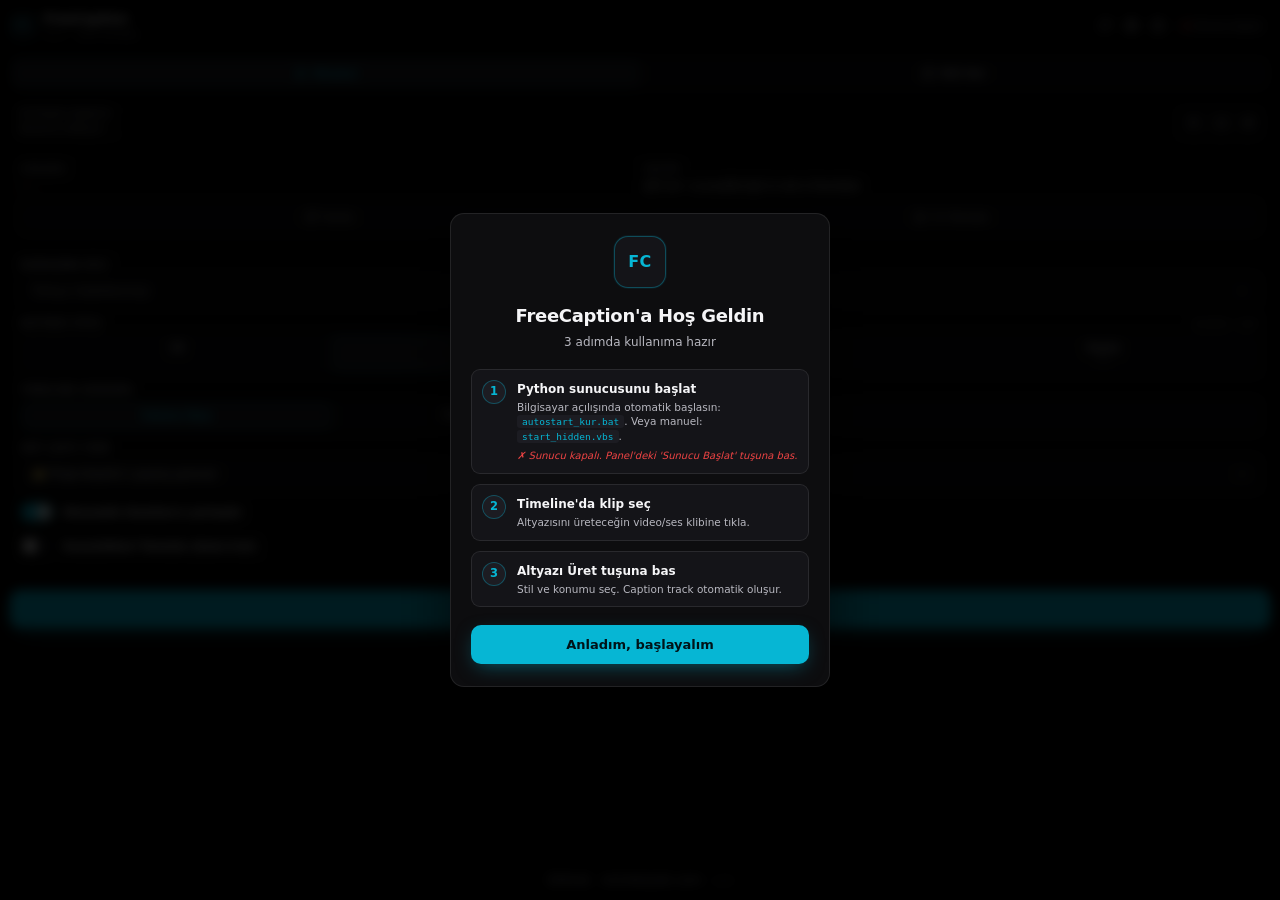
<file: cep-plugin/index.html>
<!doctype html>
<html lang="tr">
<head>
  <meta charset="utf-8" />
  <title>FreeCaption</title>
  <link rel="stylesheet" href="css/style.css" />
</head>
<body>

  <!-- Onboarding -->
  <div id="onboarding" class="onboarding hidden">
    <div class="onboarding-card">
      <div class="ob-logo">FC</div>
      <h2 class="ob-title">FreeCaption'a Hoş Geldin</h2>
      <p class="ob-sub">3 adımda kullanıma hazır</p>

      <div class="ob-steps">
        <div class="ob-step" id="obStep1">
          <div class="ob-step-num">1</div>
          <div class="ob-step-body">
            <div class="ob-step-title">Python sunucusunu başlat</div>
            <div class="ob-step-desc">Bilgisayar açılışında otomatik başlasın: <code>autostart_kur.bat</code>. Veya manuel: <code>start_hidden.vbs</code>.</div>
            <div class="ob-step-status" id="obStep1Status">Kontrol ediliyor…</div>
          </div>
        </div>
        <div class="ob-step">
          <div class="ob-step-num">2</div>
          <div class="ob-step-body">
            <div class="ob-step-title">Timeline'da klip seç</div>
            <div class="ob-step-desc">Altyazısını üreteceğin video/ses klibine tıkla.</div>
          </div>
        </div>
        <div class="ob-step">
          <div class="ob-step-num">3</div>
          <div class="ob-step-body">
            <div class="ob-step-title">Altyazı Üret tuşuna bas</div>
            <div class="ob-step-desc">Stil ve konumu seç. Caption track otomatik oluşur.</div>
          </div>
        </div>
      </div>

      <button id="obClose" class="ob-cta">Anladım, başlayalım</button>
    </div>
  </div>

  <!-- Ana Panel -->
  <div class="app">

    <!-- Topbar -->
    <header class="topbar">
      <div class="brand">
        <div class="brand-logo">FC</div>
        <div class="brand-text">
          <div class="brand-title">FreeCaption</div>
          <div class="brand-sub">v1.0 · Açık Kaynak</div>
        </div>
      </div>
      <div class="topbar-actions">
        <button id="updateBtn" class="icon-btn" title="Eklentiyi GitHub'dan güncelle">
          <svg width="13" height="13" viewBox="0 0 24 24" fill="none" stroke="currentColor" stroke-width="2.2" stroke-linecap="round" stroke-linejoin="round">
            <polyline points="23 4 23 10 17 10"/>
            <path d="M20.49 15a9 9 0 1 1-2.12-9.36L23 10"/>
          </svg>
        </button>
        <button id="settingsBtn" class="icon-btn" title="Sunucu ayarları (URL + API Key)">
          <svg width="13" height="13" viewBox="0 0 24 24" fill="none" stroke="currentColor" stroke-width="2.2" stroke-linecap="round" stroke-linejoin="round">
            <circle cx="12" cy="12" r="3"/>
            <path d="M19.4 15a1.65 1.65 0 0 0 .33 1.82l.06.06a2 2 0 1 1-2.83 2.83l-.06-.06a1.65 1.65 0 0 0-1.82-.33 1.65 1.65 0 0 0-1 1.51V21a2 2 0 0 1-4 0v-.09A1.65 1.65 0 0 0 9 19.4a1.65 1.65 0 0 0-1.82.33l-.06.06a2 2 0 1 1-2.83-2.83l.06-.06a1.65 1.65 0 0 0 .33-1.82 1.65 1.65 0 0 0-1.51-1H3a2 2 0 0 1 0-4h.09A1.65 1.65 0 0 0 4.6 9a1.65 1.65 0 0 0-.33-1.82l-.06-.06a2 2 0 1 1 2.83-2.83l.06.06a1.65 1.65 0 0 0 1.82.33H9a1.65 1.65 0 0 0 1-1.51V3a2 2 0 0 1 4 0v.09a1.65 1.65 0 0 0 1 1.51 1.65 1.65 0 0 0 1.82-.33l.06-.06a2 2 0 1 1 2.83 2.83l-.06.06a1.65 1.65 0 0 0-.33 1.82V9a1.65 1.65 0 0 0 1.51 1H21a2 2 0 0 1 0 4h-.09a1.65 1.65 0 0 0-1.51 1z"/>
          </svg>
        </button>
        <button id="helpBtn" class="icon-btn" title="Yardım">
          <svg width="14" height="14" viewBox="0 0 24 24" fill="none" stroke="currentColor" stroke-width="2.2" stroke-linecap="round" stroke-linejoin="round">
            <circle cx="12" cy="12" r="10"/>
            <path d="M9.09 9a3 3 0 0 1 5.83 1c0 2-3 3-3 3"/>
            <line x1="12" y1="17" x2="12.01" y2="17"/>
          </svg>
        </button>
        <div id="health" class="health">
          <span class="dot"></span><span id="healthText">…</span>
        </div>
      </div>
    </header>

    <!-- Tab Bar -->
    <nav class="tab-bar">
      <button class="tab-btn is-active" data-tab="create">
        <svg width="13" height="13" viewBox="0 0 24 24" fill="none" stroke="currentColor" stroke-width="2.2" stroke-linecap="round">
          <polygon points="13 2 3 14 12 14 11 22 21 10 12 10 13 2"/>
        </svg>
        Oluştur
      </button>
      <button class="tab-btn" data-tab="style">
        <svg width="13" height="13" viewBox="0 0 24 24" fill="none" stroke="currentColor" stroke-width="2.2" stroke-linecap="round" stroke-linejoin="round">
          <circle cx="13.5" cy="6.5" r=".5"/>
          <circle cx="17.5" cy="10.5" r=".5"/>
          <circle cx="8.5" cy="7.5" r=".5"/>
          <circle cx="6.5" cy="12.5" r=".5"/>
          <path d="M12 2C6.5 2 2 6.5 2 12s4.5 10 10 10c.926 0 1.648-.746 1.648-1.688 0-.437-.18-.835-.437-1.125-.29-.289-.438-.652-.438-1.125a1.64 1.64 0 0 1 1.668-1.668h1.996c3.051 0 5.555-2.503 5.555-5.554C21.965 6.012 17.461 2 12 2z"/>
        </svg>
        Stil Ver
      </button>
    </nav>

    <!-- TAB 1: OLUŞTUR -->
    <div class="tab-panel is-active" id="tab-create">

    <!-- Sunucu kontrol -->
    <section class="card server-card">
      <div class="server-row">
        <div class="server-info">
          <div class="server-label">PYTHON SUNUCU</div>
          <div id="serverStatus" class="server-status">Kontrol ediliyor…</div>
        </div>
        <div class="server-actions">
          <button id="srvStartBtn" class="btn-mini" title="Sunucuyu başlat (start_hidden.vbs)">
            <svg width="11" height="11" viewBox="0 0 24 24" fill="currentColor"><polygon points="5 3 19 12 5 21 5 3"/></svg>
          </button>
          <button id="srvPurgeBtn" class="btn-mini" title="RAM temizle (Whisper'ı unload et)">
            <svg width="11" height="11" viewBox="0 0 24 24" fill="none" stroke="currentColor" stroke-width="2.5">
              <polyline points="3 6 5 6 21 6"/><path d="M19 6l-2 14a2 2 0 0 1-2 2H9a2 2 0 0 1-2-2L5 6"/>
            </svg>
          </button>
          <button id="srvStopBtn" class="btn-mini" title="Sunucuyu kapat">
            <svg width="11" height="11" viewBox="0 0 24 24" fill="currentColor"><rect x="6" y="6" width="12" height="12"/></svg>
          </button>
        </div>
      </div>
    </section>

    <!-- Bilgi kartı -->
    <section class="card sequence-card">
      <div class="info-grid">
        <div class="info-cell">
          <div class="info-label">Sekans</div>
          <div id="seqName" class="info-value">—</div>
        </div>
        <div class="info-cell">
          <div class="info-label">Seçim</div>
          <div id="selInfo" class="info-value">—</div>
        </div>
      </div>
      <div class="row-actions">
        <button id="refreshBtn" class="btn-ghost">
          <svg width="12" height="12" viewBox="0 0 24 24" fill="none" stroke="currentColor" stroke-width="2.5" stroke-linecap="round" stroke-linejoin="round">
            <polyline points="23 4 23 10 17 10"/>
            <path d="M20.49 15a9 9 0 1 1-2.12-9.36L23 10"/>
          </svg>
          Yenile
        </button>
        <button id="clearCaptionBtn" class="btn-ghost">
          <svg width="12" height="12" viewBox="0 0 24 24" fill="none" stroke="currentColor" stroke-width="2.5" stroke-linecap="round" stroke-linejoin="round">
            <polyline points="3 6 5 6 21 6"/>
            <path d="M19 6l-2 14a2 2 0 0 1-2 2H9a2 2 0 0 1-2-2L5 6"/>
          </svg>
          C1 Temizle
        </button>
      </div>
    </section>

    <!-- Ayarlar -->
    <section class="card">
      <div class="field">
        <label class="field-label">Konuşma Dili</label>
        <select id="language" disabled>
          <option value="tr" selected>Türkçe (Sabitlenmiş)</option>
        </select>
      </div>

      <div class="field">
        <label class="field-label">
          Altyazı Stili
          <span class="field-hint">karakter / satır</span>
        </label>
        <div class="seg-row" id="styleSeg">
          <button type="button" class="seg" data-chars="18">18</button>
          <button type="button" class="seg is-active" data-chars="22">Kısa<small>22</small></button>
          <button type="button" class="seg" data-chars="28">Orta<small>28</small></button>
          <button type="button" class="seg" data-chars="35">Geniş<small>35</small></button>
        </div>
      </div>

      <div class="field">
        <label class="field-label">Timeline Konumu</label>
        <div class="seg-row" id="placementSeg">
          <button type="button" class="seg is-active" data-mode="sequence_start">Sekans Başı</button>
          <button type="button" class="seg" data-mode="playhead">İmleç Konumu</button>
        </div>
      </div>

      <div class="field">
        <label class="field-label">SRT Çıktı Yeri</label>
        <select id="outputDirMode">
          <option value="project" selected>📁 Proje klasörü (.prproj yanına)</option>
          <option value="default">📂 FreeCaption/output klasörü</option>
          <option value="custom">🗂 Özel klasör seç…</option>
        </select>
        <div id="customDirRow" class="custom-dir-row hidden">
          <input type="text" id="customDirInput" placeholder="C:\Users\...\MyFolder" />
          <button type="button" id="customDirBtn" class="btn-mini-icon" title="Klasör seç">📁</button>
        </div>
      </div>

      <label class="toggle">
        <input type="checkbox" id="autoPlace" checked />
        <span class="toggle-track"><span class="toggle-thumb"></span></span>
        <span class="toggle-label">
          <strong>Otomatik timeline'a yerleştir</strong>
        </span>
      </label>
      <label class="toggle" style="margin-top: 8px;">
        <input type="checkbox" id="autoCut" />
        <span class="toggle-track"><span class="toggle-thumb"></span></span>
        <span class="toggle-label">
          <strong>Sessizlikleri Temizle (Auto-Cut)</strong>
        </span>
      </label>

      <div id="silenceThresholdRow" class="field hidden" style="margin-top: 8px;">
        <label class="field-label">Sessizlik Eşiği (saniye)</label>
        <input type="number" id="silenceThreshold" min="0.1" max="5.0" step="0.05" value="0.4" />
      </div>
    </section>

    <!-- Ana CTA (sticky) -->
    <div class="cta-sticky">
      <button id="generateBtn" class="btn-primary">
        <svg width="16" height="16" viewBox="0 0 24 24" fill="none" stroke="currentColor" stroke-width="2.2" stroke-linecap="round" stroke-linejoin="round">
          <polygon points="13 2 3 14 12 14 11 22 21 10 12 10 13 2"/>
        </svg>
        <span>Altyazı Üret</span>
      </button>
    </div>

    <!-- İş durumu -->
    <section id="jobBox" class="card job-card hidden">
      <div class="job-head">
        <div id="jobName" class="job-name">—</div>
        <div id="jobStatus" class="badge">—</div>
      </div>
      <div id="jobStage" class="job-stage">—</div>
      <div class="bar"><div id="bar" class="bar-fill"></div></div>
      <div id="jobError" class="error hidden"></div>
    </section>

    </div><!-- /TAB 1 -->

    <!-- TAB 2: STİL VER -->
    <div class="tab-panel" id="tab-style">

      <!-- SRT kaynak -->
      <section class="card">
        <label class="field-label">SRT Kaynağı</label>
        <div class="row-actions">
          <button id="loadFromLastBtn" class="btn-ghost">
            <svg width="12" height="12" viewBox="0 0 24 24" fill="none" stroke="currentColor" stroke-width="2.5" stroke-linecap="round">
              <path d="M21 15v4a2 2 0 0 1-2 2H5a2 2 0 0 1-2-2v-4"/>
              <polyline points="17 8 12 3 7 8"/>
              <line x1="12" y1="3" x2="12" y2="15"/>
            </svg>
            Son üretilen SRT'yi yükle
          </button>
          <button id="loadFromFileBtn" class="btn-ghost">
            <svg width="12" height="12" viewBox="0 0 24 24" fill="none" stroke="currentColor" stroke-width="2.5" stroke-linecap="round">
              <path d="M13 2H6a2 2 0 0 0-2 2v16a2 2 0 0 0 2 2h12a2 2 0 0 0 2-2V9z"/>
              <polyline points="13 2 13 9 20 9"/>
            </svg>
            Dosya seç…
          </button>
        </div>
        <div id="srtInfo" class="srt-info">
          <span class="srt-info-dim">SRT yüklenmedi · Tab 1'de üretin veya dosya seçin</span>
        </div>
      </section>

      <!-- Hazır presetler -->
      <section class="card">
        <label class="field-label">Hazır Stil</label>
        <div class="preset-grid">
          <button class="preset-btn" data-preset="tiktok">
            <strong>TikTok</strong>
            <small>Sarı karaoke</small>
          </button>
          <button class="preset-btn" data-preset="classic">
            <strong>Klasik</strong>
            <small>Beyaz + arka plan</small>
          </button>
          <button class="preset-btn" data-preset="minimal">
            <strong>Minimal</strong>
            <small>Sade fade</small>
          </button>
          <button class="preset-btn" data-preset="bold">
            <strong>Kalın</strong>
            <small>Pop scale</small>
          </button>
        </div>
      </section>

      <!-- Canvas Preview (sticky) - Aspect toggle ile tek büyük canvas -->
      <section class="card preview-card sticky-preview">
        <div class="preview-head">
          <div class="aspect-seg" id="aspectSeg" role="tablist" aria-label="Önizleme oranı">
            <button class="aspect-btn is-active" data-aspect="16:9" title="Yatay">
              <svg width="14" height="10" viewBox="0 0 16 9" fill="none" stroke="currentColor" stroke-width="1.5"><rect x="0.5" y="0.5" width="15" height="8" rx="1"/></svg>
              <span>16:9</span>
            </button>
            <button class="aspect-btn" data-aspect="9:16" title="Dikey">
              <svg width="9" height="14" viewBox="0 0 9 16" fill="none" stroke="currentColor" stroke-width="1.5"><rect x="0.5" y="0.5" width="8" height="15" rx="1"/></svg>
              <span>9:16</span>
            </button>
          </div>
          <div class="preview-controls">
            <button id="previewPlayBtn" class="btn-ghost btn-icon-only" title="Oynat/Duraklat">
              <svg id="playIcon" width="10" height="10" viewBox="0 0 24 24" fill="currentColor"><polygon points="5 3 19 12 5 21 5 3"/></svg>
            </button>
            <input id="previewTime" type="range" min="0" max="100" value="0" step="0.1" />
            <span id="previewTimeLabel" class="preview-time">0:00</span>
          </div>
        </div>
        <div class="preview-frame preview-single" id="previewFrame">
          <canvas id="previewCanvas" width="1920" height="1080"></canvas>
          <div class="frame-handle" id="frameHandleH" title="Sürükleyerek pozisyon ayarla"></div>
        </div>
      </section>

      <!-- Animasyon -->
      <section class="card">
        <label class="field-label">Animasyon</label>
        <div class="anim-grid" id="animPresetSeg">
          <button class="anim-btn is-active" data-preset="karaoke">
            <strong>Karaoke</strong><small>Vurgulu</small>
          </button>
          <button class="anim-btn" data-preset="fade">
            <strong>Fade</strong><small>Yumuşak</small>
          </button>
          <button class="anim-btn" data-preset="pop">
            <strong>Pop</strong><small>Scale</small>
          </button>
          <button class="anim-btn" data-preset="typewriter">
            <strong>Type</strong><small>Sıralı</small>
          </button>
          <button class="anim-btn" data-preset="bounce">
            <strong>Bounce</strong><small>Zıplama</small>
          </button>
        </div>
        <label class="field-label" style="margin-top:10px">Vurgu Rengi (Karaoke)</label>
        <input type="color" id="highlightColor" value="#06b6d4" class="color-input" />
      </section>

      <!-- Font ayarları -->
      <section class="card">
        <label class="field-label">Yazı</label>
        <div class="field-row">
          <div class="field-col">
            <small class="field-mini-label">Font</small>
            <div class="combobox" id="fontCombo">
              <input type="text" id="styleFontFamily" value="Inter" placeholder="Font seç veya ara…" autocomplete="off" spellcheck="false" />
              <button type="button" class="combo-toggle" id="fontComboToggle" aria-label="Liste aç">
                <svg width="10" height="10" viewBox="0 0 24 24" fill="none" stroke="currentColor" stroke-width="2.5" stroke-linecap="round" stroke-linejoin="round"><polyline points="6 9 12 15 18 9"/></svg>
              </button>
              <ul class="combo-list hidden" id="fontComboList" role="listbox"></ul>
            </div>
          </div>
          <div class="field-col" style="max-width:90px">
            <small class="field-mini-label">Boyut</small>
            <input id="styleFontSize" type="number" min="20" max="200" value="64" step="2" />
          </div>
          <div class="field-col" style="max-width:90px">
            <small class="field-mini-label">Ağırlık</small>
            <select id="styleFontWeight">
              <option value="400">400</option>
              <option value="500">500</option>
              <option value="600">600</option>
              <option value="700">700</option>
              <option value="800" selected>800</option>
              <option value="900">900</option>
            </select>
          </div>
        </div>
        <div class="field-row" style="margin-top:10px">
          <div class="field-col">
            <small class="field-mini-label">Renk</small>
            <input type="color" id="styleTextColor" value="#ffffff" class="color-input" />
          </div>
          <div class="field-col">
            <small class="field-mini-label">Dönüşüm</small>
            <select id="styleTextTransform">
              <option value="none" selected>Normal</option>
              <option value="uppercase">BÜYÜK HARF</option>
              <option value="lowercase">küçük harf</option>
            </select>
          </div>
        </div>
      </section>

      <!-- Stroke -->
      <section class="card collapsible">
        <button class="section-head" data-target="strokeBody">
          <label class="toggle inline-toggle" onclick="event.stopPropagation()">
            <input type="checkbox" id="strokeEnabled" checked />
            <span class="toggle-track"><span class="toggle-thumb"></span></span>
          </label>
          <strong>Çerçeve (Stroke)</strong>
          <span class="chevron">▾</span>
        </button>
        <div id="strokeBody" class="section-body">
          <div class="field-row">
            <div class="field-col" style="max-width:90px">
              <small class="field-mini-label">Renk</small>
              <input type="color" id="strokeColor" value="#000000" class="color-input" />
            </div>
            <div class="field-col" style="max-width:90px">
              <small class="field-mini-label">Kalınlık</small>
              <input id="strokeWidth" type="number" min="0" max="20" value="4" />
            </div>
            <div class="field-col">
              <small class="field-mini-label">Opaklık <span id="strokeOpacityVal" class="slider-val">100%</span></small>
              <input id="strokeOpacity" type="range" min="0" max="1" step="0.05" value="1" class="slider" />
            </div>
          </div>
        </div>
      </section>

      <!-- Shadow -->
      <section class="card collapsible">
        <button class="section-head" data-target="shadowBody">
          <label class="toggle inline-toggle" onclick="event.stopPropagation()">
            <input type="checkbox" id="shadowEnabled" checked />
            <span class="toggle-track"><span class="toggle-thumb"></span></span>
          </label>
          <strong>Gölge</strong>
          <span class="chevron">▾</span>
        </button>
        <div id="shadowBody" class="section-body">
          <div class="field-row">
            <div class="field-col" style="max-width:90px">
              <small class="field-mini-label">Renk</small>
              <input type="color" id="shadowColor" value="#000000" class="color-input" />
            </div>
            <div class="field-col" style="max-width:90px">
              <small class="field-mini-label">Blur</small>
              <input id="shadowBlur" type="number" min="0" max="50" value="8" />
            </div>
            <div class="field-col" style="max-width:80px">
              <small class="field-mini-label">Y</small>
              <input id="shadowOffsetY" type="number" min="-50" max="50" value="2" />
            </div>
          </div>
          <div class="field-row" style="margin-top:8px">
            <div class="field-col">
              <small class="field-mini-label">Opaklık <span id="shadowOpacityVal" class="slider-val">60%</span></small>
              <input id="shadowOpacity" type="range" min="0" max="1" step="0.05" value="0.6" class="slider" />
            </div>
          </div>
        </div>
      </section>

      <!-- Background -->
      <section class="card collapsible">
        <button class="section-head" data-target="bgBody">
          <label class="toggle inline-toggle" onclick="event.stopPropagation()">
            <input type="checkbox" id="backgroundEnabled" />
            <span class="toggle-track"><span class="toggle-thumb"></span></span>
          </label>
          <strong>Arka Plan</strong>
          <span class="chevron">▾</span>
        </button>
        <div id="bgBody" class="section-body">
          <div class="field-row">
            <div class="field-col" style="max-width:90px">
              <small class="field-mini-label">Renk</small>
              <input type="color" id="backgroundColor" value="#000000" class="color-input" />
            </div>
            <div class="field-col">
              <small class="field-mini-label">Opaklık <span id="backgroundOpacityVal" class="slider-val">55%</span></small>
              <input id="backgroundOpacity" type="range" min="0" max="1" step="0.05" value="0.55" class="slider" />
            </div>
          </div>
          <div class="field-row" style="margin-top:8px">
            <div class="field-col">
              <small class="field-mini-label">Padding <span id="backgroundPaddingVal" class="slider-val">18px</span></small>
              <input id="backgroundPadding" type="range" min="0" max="60" step="1" value="18" class="slider" />
            </div>
            <div class="field-col">
              <small class="field-mini-label">Köşe <span id="backgroundRadiusVal" class="slider-val">12px</span></small>
              <input id="backgroundRadius" type="range" min="0" max="50" step="1" value="12" class="slider" />
            </div>
          </div>
        </div>
      </section>

      <!-- Pozisyon -->
      <section class="card">
        <label class="field-label">Pozisyon</label>

        <!-- Hızlı presetler -->
        <div class="pos-preset-grid">
          <button class="pos-preset" data-y="0.10" title="Üst (Reels üstü)">
            <span class="pos-icon"><span class="pos-bar" style="top:10%"></span></span>
            <small>Üst</small>
          </button>
          <button class="pos-preset" data-y="0.28" title="Orta-Üst">
            <span class="pos-icon"><span class="pos-bar" style="top:28%"></span></span>
            <small>Üst-Orta</small>
          </button>
          <button class="pos-preset" data-y="0.50" title="Tam Orta">
            <span class="pos-icon"><span class="pos-bar" style="top:50%"></span></span>
            <small>Orta</small>
          </button>
          <button class="pos-preset" data-y="0.72" title="Orta-Alt">
            <span class="pos-icon"><span class="pos-bar" style="top:72%"></span></span>
            <small>Alt-Orta</small>
          </button>
          <button class="pos-preset is-active" data-y="0.85" title="Alt (Standart)">
            <span class="pos-icon"><span class="pos-bar" style="top:85%"></span></span>
            <small>Alt</small>
          </button>
          <button class="pos-preset" data-y="0.92" title="Çok Alt (Safe area)">
            <span class="pos-icon"><span class="pos-bar" style="top:92%"></span></span>
            <small>En Alt</small>
          </button>
        </div>

        <!-- İnce ayar slider'ları -->
        <div class="field-row" style="margin-top:14px">
          <div class="field-col">
            <small class="field-mini-label">Dikey konum <span id="positionYVal" class="slider-val">85%</span></small>
            <input id="positionY" type="range" min="0" max="1" step="0.01" value="0.85" class="slider" />
          </div>
        </div>
        <div class="field-row" style="margin-top:8px">
          <div class="field-col">
            <small class="field-mini-label">Yatay konum <span id="positionXVal" class="slider-val">50%</span></small>
            <input id="positionX" type="range" min="0" max="1" step="0.01" value="0.5" class="slider" />
          </div>
          <div class="field-col" style="max-width:110px">
            <small class="field-mini-label">Hizala</small>
            <select id="textAlign">
              <option value="left">Sol</option>
              <option value="center" selected>Orta</option>
              <option value="right">Sağ</option>
            </select>
          </div>
        </div>

        <p class="field-hint" style="margin-top:10px">
          💡 Önizleme alanındaki yatay <b>tutamağı</b> sürükleyerek de pozisyon ayarlayabilirsin.
        </p>
      </section>

      <!-- Export FPS Seçimi -->
      <section class="card collapsible">
        <button class="section-head" data-target="exportFpsBody">
          <strong>PNG İmport FPS</strong>
          <span class="chevron">▾</span>
        </button>
        <div id="exportFpsBody" class="section-body">
          <div class="field-row">
            <div class="field-col">
              <small class="field-mini-label">Frame Rate (Premiere preference ile EŞLEŞMELİ)</small>
              <select id="exportFps">
                <option value="auto">Otomatik (sekans fps)</option>
                <option value="23.976">23.976</option>
                <option value="24">24</option>
                <option value="25">25</option>
                <option value="29.97">29.97</option>
                <option value="30" selected>30</option>
                <option value="50">50</option>
                <option value="59.94">59.94</option>
                <option value="60">60</option>
              </select>
            </div>
          </div>
          <p class="field-hint">
            ⚠ Premiere'in PNG dizisi default fps'i ile <b>aynı olmalı</b>.<br>
            Kontrol: <b>Edit → Preferences → Media → Indeterminate Media Timebase</b>.<br>
            Eşleşmezse altyazılar zamanla kayar (çoğu Premiere'de default 25).
          </p>
        </div>
      </section>

      <!-- Export (sticky) -->
      <div class="cta-sticky">
        <button id="exportBtn" class="btn-primary" disabled>
          <svg width="16" height="16" viewBox="0 0 24 24" fill="none" stroke="currentColor" stroke-width="2.2" stroke-linecap="round" stroke-linejoin="round">
            <path d="M21 15v4a2 2 0 0 1-2 2H5a2 2 0 0 1-2-2v-4"/>
            <polyline points="7 10 12 15 17 10"/>
            <line x1="12" y1="15" x2="12" y2="3"/>
          </svg>
          <span>PNG Sequence Export</span>
        </button>
        <div id="exportInfo" class="export-info hidden"></div>
      </div>

    </div><!-- /TAB 2 -->

    <!-- Footer -->
    <footer class="foot">
      <a href="https://github.com/CeroWalker/FreeCaption" id="ghLink" class="foot-link">GitHub</a>
      <span class="sep">·</span>
      <a href="https://emrekazak.com" id="webLink" class="foot-link">emrekazak.com</a>
      <span class="sep">·</span>
      <span class="foot-version">v1.0</span>
    </footer>

  </div>

  <script src="js/CSInterface.js"></script>
  <script src="js/style/defaults.js"></script>
  <script src="js/style/parser.js"></script>
  <script src="js/style/renderer.js"></script>
  <script src="js/app.js"></script>
  <script src="js/style/tab-style.js"></script>
</body>
</html>
</file>
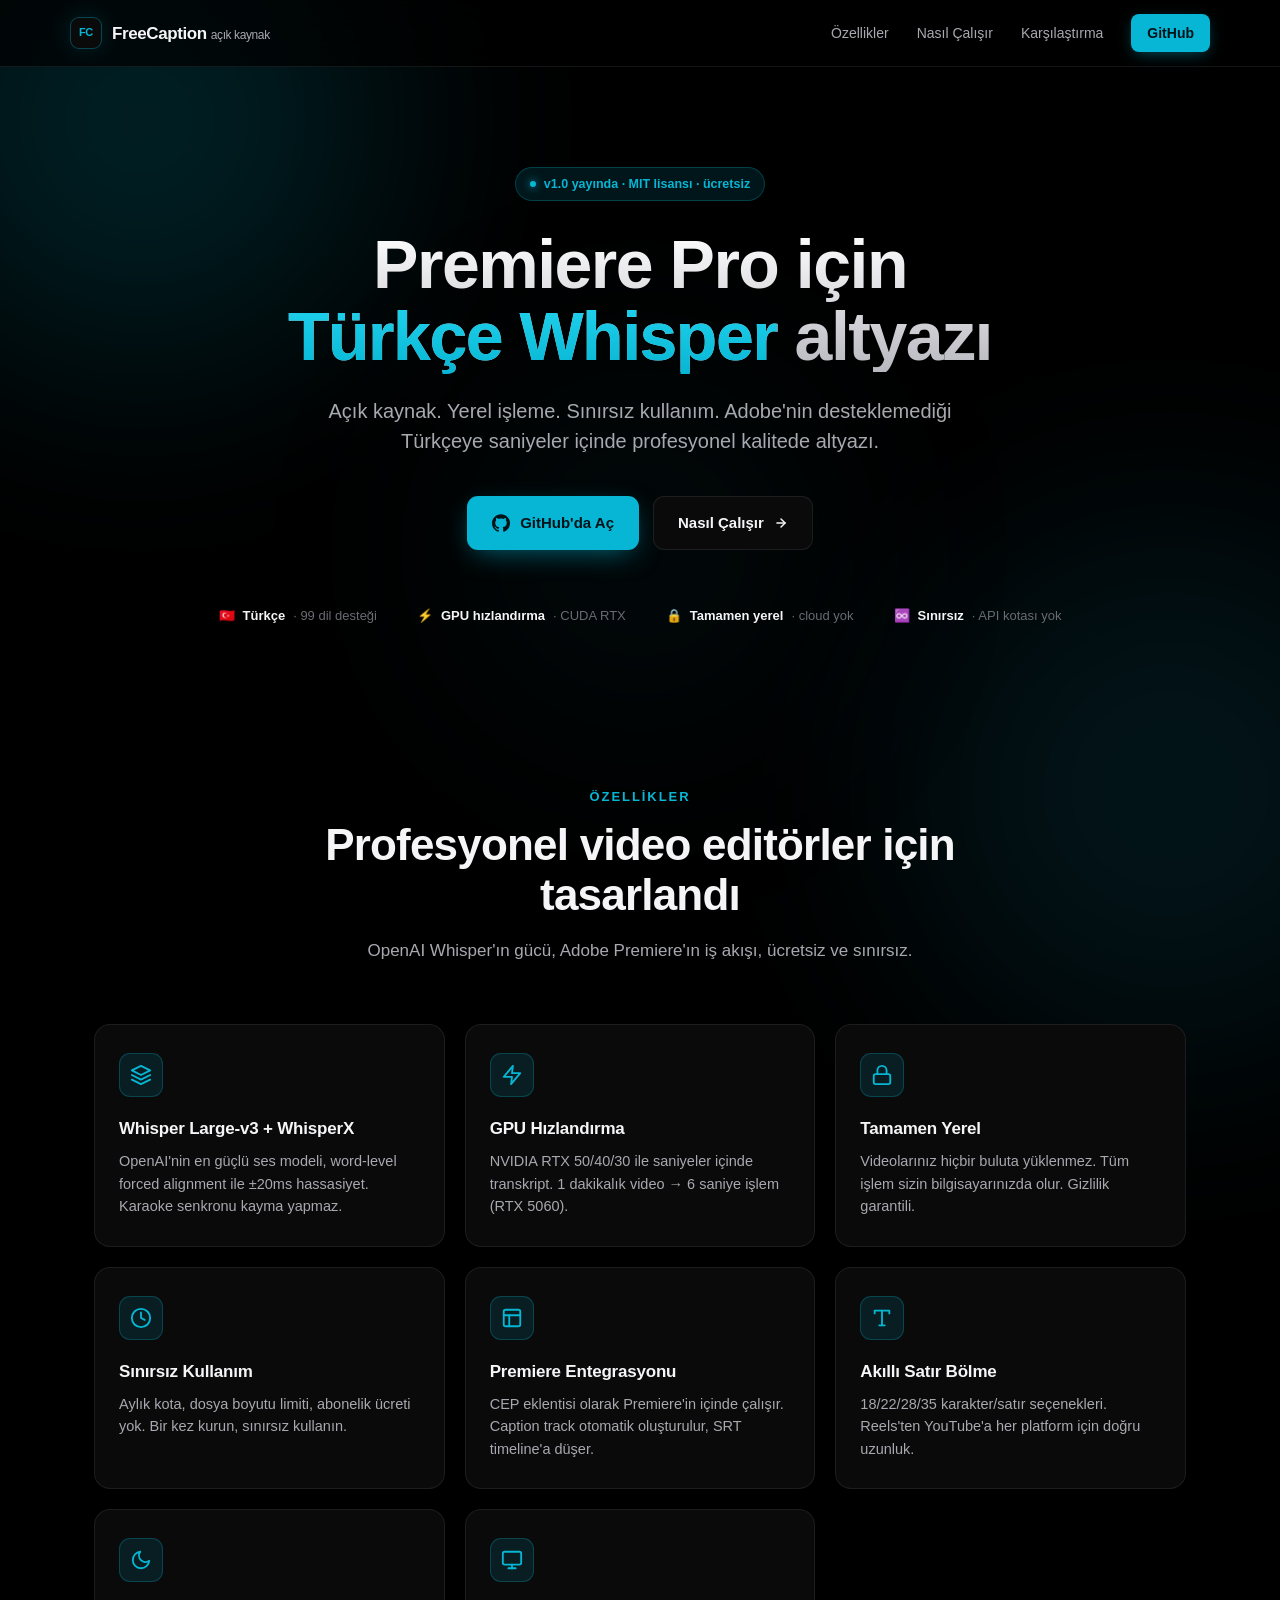
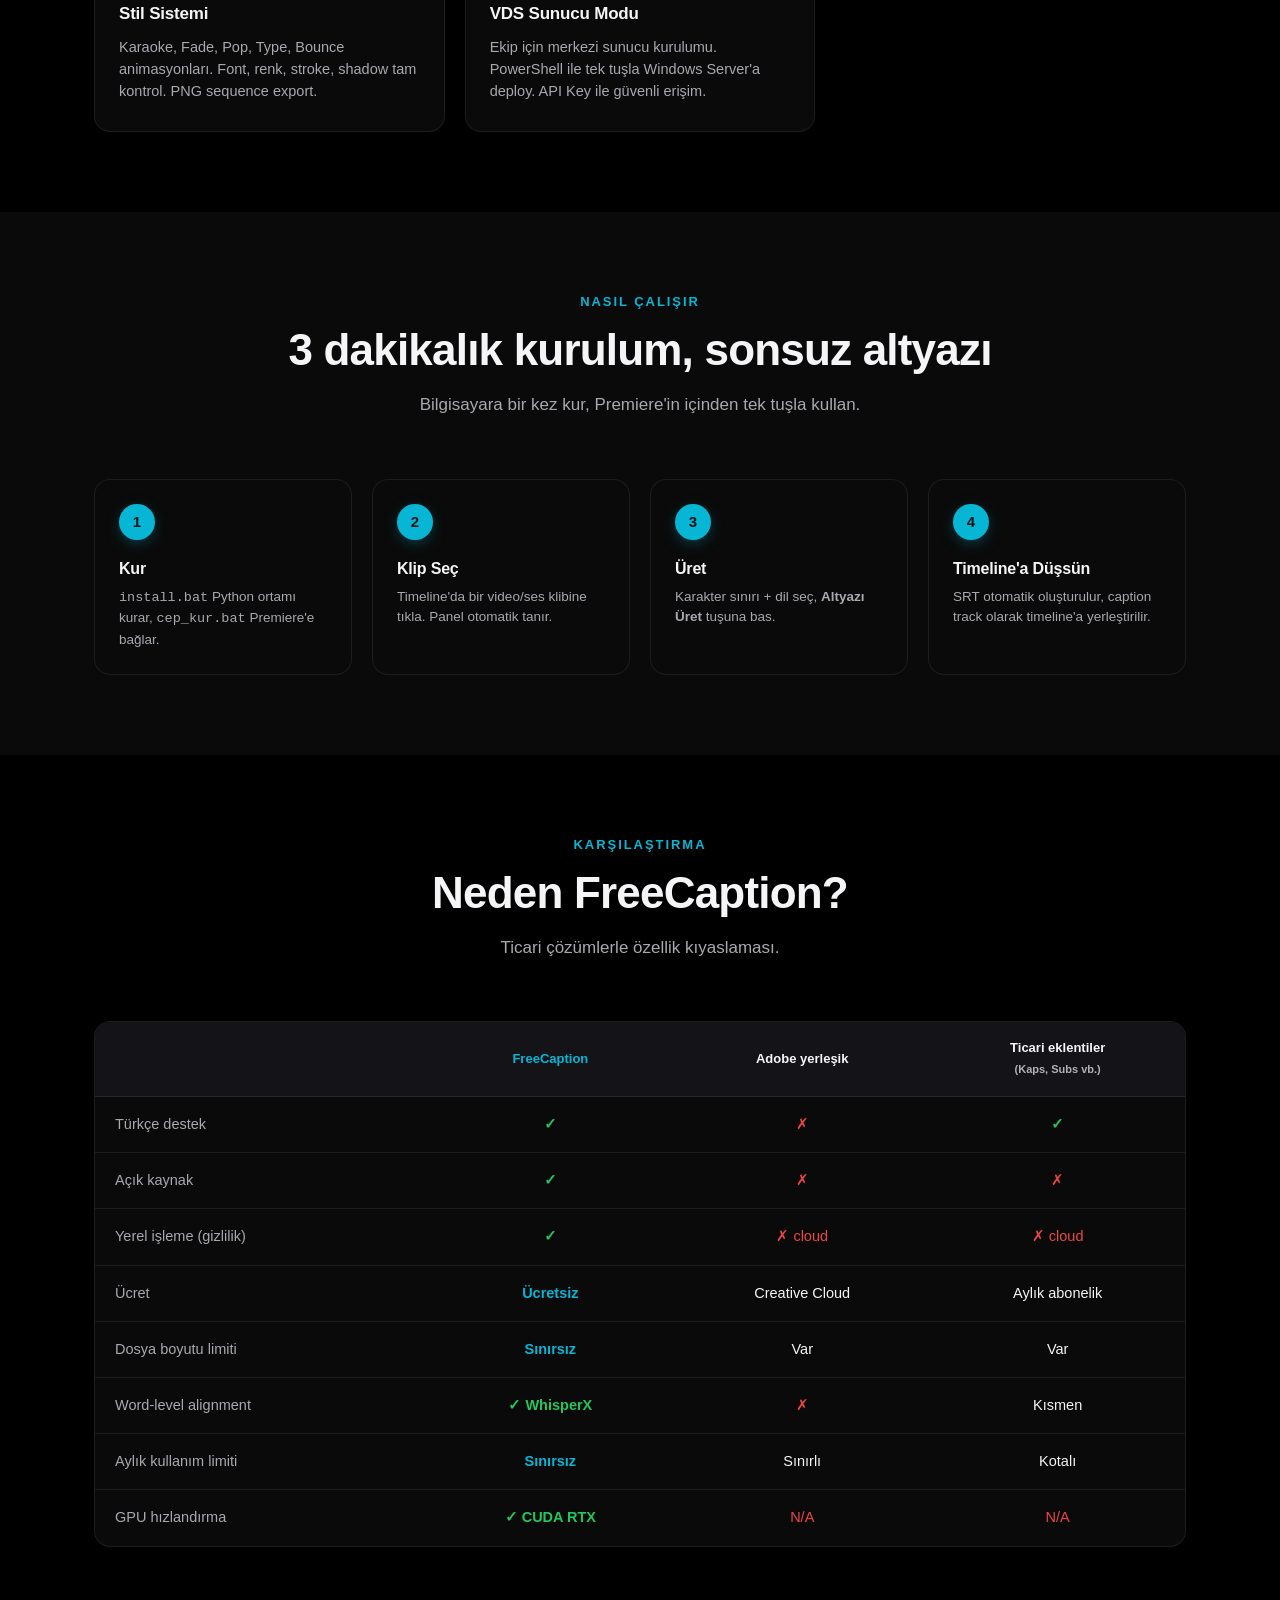
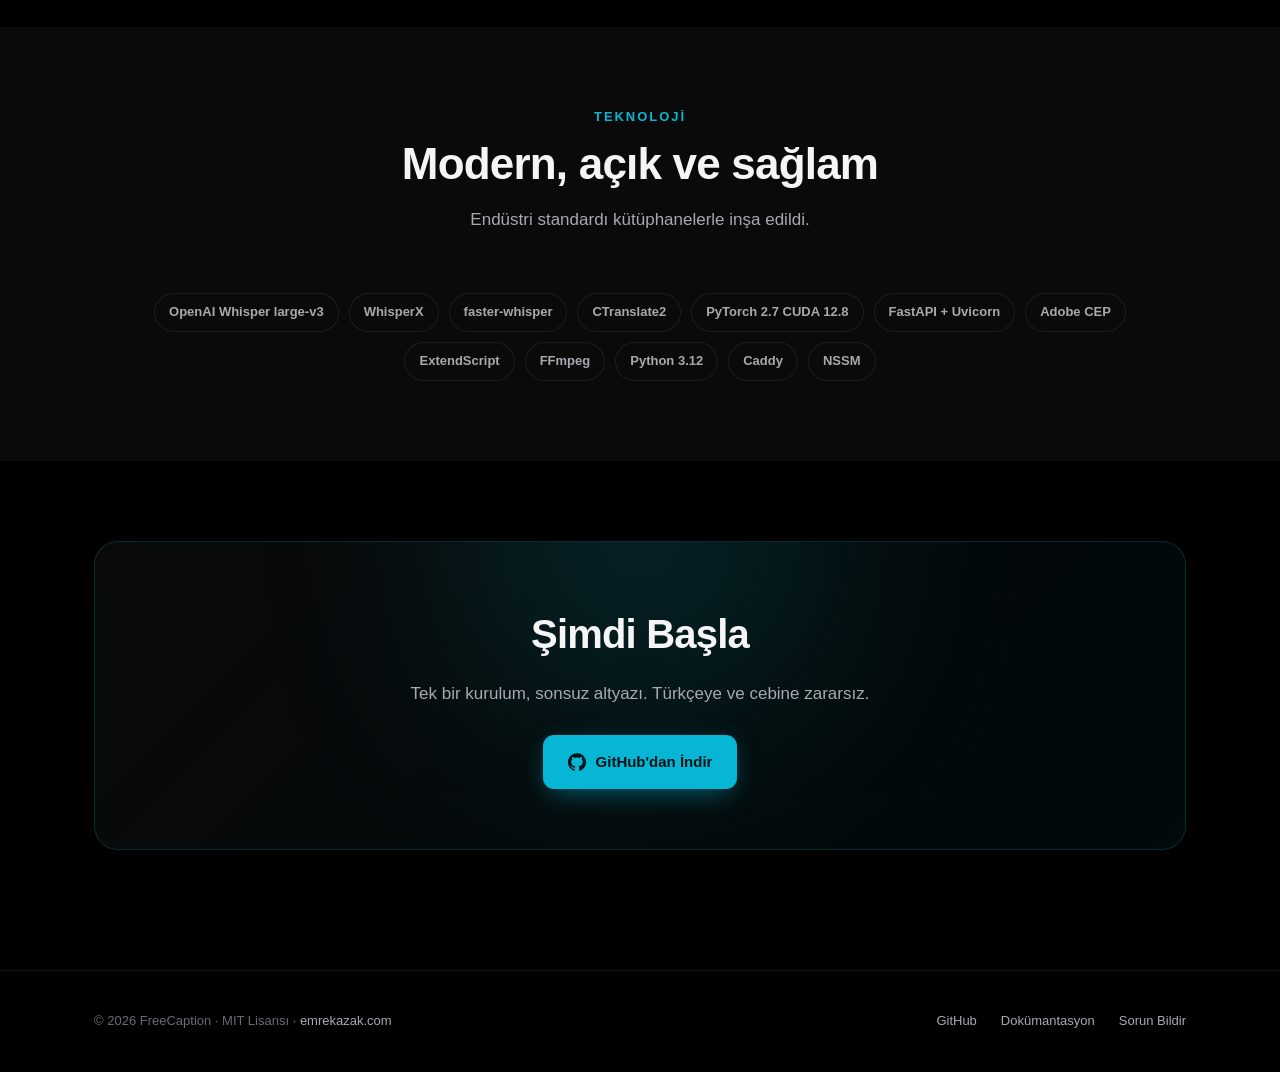
<file: landing/index.html>
<!DOCTYPE html>
<html lang="tr">
<head>
<meta charset="UTF-8" />
<meta name="viewport" content="width=device-width, initial-scale=1.0" />
<title>FreeCaption — Premiere Pro için Türkçe Whisper Altyazı</title>

<!-- SEO -->
<meta name="description" content="Adobe Premiere Pro için açık kaynak, yerel, sınırsız Türkçe altyazı eklentisi. Whisper AI + GPU ile saniyeler içinde otomatik transkript. Tamamen ücretsiz." />
<meta name="keywords" content="Premiere Pro, Türkçe altyazı, Whisper, otomatik altyazı, CEP plugin, açık kaynak, FreeCaption" />
<meta name="author" content="Emre Kazak" />
<meta name="theme-color" content="#06b6d4" />

<!-- Open Graph -->
<meta property="og:type" content="website" />
<meta property="og:url" content="https://emrekazak.com/freecaption" />
<meta property="og:title" content="FreeCaption — Ücretsiz Türkçe Altyazı Eklentisi" />
<meta property="og:description" content="Premiere Pro için açık kaynak, yerel, sınırsız Türkçe altyazı. Whisper + GPU, saniyeler içinde." />
<meta property="og:image" content="https://emrekazak.com/freecaption/freecaption-og.png" />
<meta property="og:image:width" content="1200" />
<meta property="og:image:height" content="630" />
<meta property="og:image:alt" content="FreeCaption — Türkçe altyazı, artık ücretsiz" />
<meta property="og:locale" content="tr_TR" />
<meta property="og:site_name" content="emrekazak.com" />

<!-- Twitter Card -->
<meta name="twitter:card" content="summary_large_image" />
<meta name="twitter:title" content="FreeCaption — Ücretsiz Türkçe Altyazı Eklentisi" />
<meta name="twitter:description" content="Premiere Pro için açık kaynak, yerel, sınırsız Türkçe altyazı. Whisper + GPU." />
<meta name="twitter:image" content="https://emrekazak.com/freecaption/freecaption-og.png" />

<!-- Favicon (inline SVG) -->
<link rel="icon" type="image/svg+xml" href="data:image/svg+xml,<svg xmlns='http://www.w3.org/2000/svg' viewBox='0 0 100 100'><rect width='100' height='100' rx='22' fill='%23000'/><text x='50' y='65' font-family='system-ui' font-weight='800' font-size='44' fill='%2306b6d4' text-anchor='middle'>FC</text></svg>" />

<style>
* { margin: 0; padding: 0; box-sizing: border-box; }

:root {
  --bg: #000000;
  --bg-elev: #0a0a0a;
  --bg-elev-2: #141418;
  --border: rgba(255,255,255,0.08);
  --border-hover: rgba(6,182,212,0.4);
  --text: #f5f5f7;
  --text-dim: #a8a8b0;
  --text-faint: #6a6a73;
  --accent: #06b6d4;
  --accent-bright: #22d3ee;
  --accent-soft: rgba(6,182,212,0.12);
}

html {
  scroll-behavior: smooth;
  -webkit-font-smoothing: antialiased;
  text-rendering: optimizeLegibility;
}

body {
  font-family: 'Inter', -apple-system, 'Segoe UI', sans-serif;
  background: var(--bg);
  color: var(--text);
  line-height: 1.6;
  overflow-x: hidden;
}

a { color: inherit; text-decoration: none; }

/* === Ambient background blobs (subtle, performant) === */
.bg-blob {
  position: fixed;
  border-radius: 50%;
  filter: blur(120px);
  opacity: 0.18;
  pointer-events: none;
  z-index: 0;
  animation: drift 24s ease-in-out infinite alternate;
}
.bg-blob.b1 { background: #06b6d4; width: 480px; height: 480px; top: -120px; left: -100px; }
.bg-blob.b2 { background: #0e7490; width: 520px; height: 520px; bottom: -150px; right: -150px; animation-delay: -8s; }
.bg-blob.b3 { background: #155e75; width: 380px; height: 380px; top: 40%; left: 50%; transform: translateX(-50%); animation-delay: -16s; opacity: 0.1; }

@keyframes drift {
  from { transform: translate(0, 0) scale(1); }
  to   { transform: translate(40px, 60px) scale(1.1); }
}
.bg-blob.b3 { animation: drift-center 28s ease-in-out infinite alternate; }
@keyframes drift-center {
  from { transform: translate(-50%, 0) scale(1); }
  to   { transform: translate(-30%, -40px) scale(1.05); }
}

/* === Container === */
.container {
  max-width: 1140px;
  margin: 0 auto;
  padding: 0 24px;
  position: relative;
  z-index: 1;
}

/* === Topbar === */
header {
  position: sticky;
  top: 0;
  z-index: 100;
  background: rgba(0, 0, 0, 0.7);
  backdrop-filter: blur(16px);
  -webkit-backdrop-filter: blur(16px);
  border-bottom: 1px solid var(--border);
}
.topbar {
  display: flex;
  align-items: center;
  justify-content: space-between;
  padding: 14px 0;
}
.brand {
  display: flex;
  align-items: center;
  gap: 10px;
  font-weight: 800;
  font-size: 17px;
  letter-spacing: -0.3px;
}
.brand-logo {
  width: 32px;
  height: 32px;
  background: var(--bg-elev);
  border: 1px solid rgba(6,182,212,0.35);
  border-radius: 9px;
  display: flex;
  align-items: center;
  justify-content: center;
  font-size: 11px;
  font-weight: 800;
  color: var(--accent);
  box-shadow: 0 0 20px rgba(6,182,212,0.15);
}
.brand-text { letter-spacing: -0.4px; }
.brand-text span { color: var(--text-dim); font-weight: 500; font-size: 12px; margin-left: 4px; }
.nav { display: flex; gap: 28px; align-items: center; }
.nav a {
  font-size: 14px;
  color: var(--text-dim);
  font-weight: 500;
  transition: color 0.2s;
}
.nav a:hover { color: var(--text); }
.nav a.cta {
  background: var(--accent);
  color: #001318;
  padding: 8px 16px;
  border-radius: 8px;
  font-weight: 700;
  box-shadow: 0 4px 16px -4px rgba(6,182,212,0.5);
  transition: all 0.2s cubic-bezier(0.4, 0, 0.2, 1);
}
.nav a.cta:hover {
  background: var(--accent-bright);
  transform: translateY(-1px);
  box-shadow: 0 8px 20px -4px rgba(6,182,212,0.7);
}

@media (max-width: 640px) {
  .nav a:not(.cta) { display: none; }
}

/* === Hero === */
.hero {
  padding: 100px 0 80px;
  text-align: center;
  position: relative;
}
.hero-badge {
  display: inline-flex;
  align-items: center;
  gap: 8px;
  background: var(--accent-soft);
  border: 1px solid rgba(6,182,212,0.25);
  color: var(--accent);
  padding: 6px 14px;
  border-radius: 999px;
  font-size: 12.5px;
  font-weight: 600;
  margin-bottom: 28px;
}
.hero-badge::before {
  content: "";
  width: 6px;
  height: 6px;
  background: var(--accent);
  border-radius: 50%;
  box-shadow: 0 0 8px var(--accent);
  animation: pulse 2s ease-in-out infinite;
}
@keyframes pulse {
  0%, 100% { opacity: 1; }
  50% { opacity: 0.4; }
}
.hero h1 {
  font-size: clamp(40px, 6vw, 68px);
  font-weight: 800;
  letter-spacing: -1.5px;
  line-height: 1.05;
  margin-bottom: 24px;
  background: linear-gradient(180deg, #ffffff 0%, #b8b8c0 100%);
  -webkit-background-clip: text;
  background-clip: text;
  -webkit-text-fill-color: transparent;
}
.hero h1 .accent {
  background: linear-gradient(180deg, var(--accent-bright) 0%, var(--accent) 100%);
  -webkit-background-clip: text;
  background-clip: text;
  -webkit-text-fill-color: transparent;
}
.hero p.sub {
  font-size: clamp(16px, 2vw, 20px);
  color: var(--text-dim);
  max-width: 680px;
  margin: 0 auto 40px;
  line-height: 1.5;
}
.hero-buttons {
  display: flex;
  gap: 14px;
  justify-content: center;
  flex-wrap: wrap;
}
.btn {
  display: inline-flex;
  align-items: center;
  gap: 10px;
  padding: 14px 24px;
  border-radius: 11px;
  font-size: 15px;
  font-weight: 700;
  transition: all 0.2s cubic-bezier(0.4, 0, 0.2, 1);
  border: 1px solid transparent;
  cursor: pointer;
}
.btn-primary {
  background: var(--accent);
  color: #001318;
  box-shadow: 0 8px 28px -8px rgba(6,182,212,0.6);
}
.btn-primary:hover {
  background: var(--accent-bright);
  transform: translateY(-2px);
  box-shadow: 0 14px 36px -8px rgba(6,182,212,0.8);
}
.btn-ghost {
  background: var(--bg-elev);
  border-color: var(--border);
  color: var(--text);
}
.btn-ghost:hover {
  border-color: var(--border-hover);
  background: var(--bg-elev-2);
}

.hero-meta {
  margin-top: 56px;
  display: flex;
  gap: 40px;
  justify-content: center;
  flex-wrap: wrap;
  color: var(--text-faint);
  font-size: 13px;
}
.hero-meta div { display: flex; align-items: center; gap: 8px; }
.hero-meta strong { color: var(--text); font-weight: 600; }

/* === Sections === */
section.block {
  padding: 80px 0;
}
.section-title {
  text-align: center;
  margin-bottom: 60px;
}
.section-eyebrow {
  color: var(--accent);
  font-size: 13px;
  font-weight: 700;
  text-transform: uppercase;
  letter-spacing: 0.15em;
  margin-bottom: 12px;
}
.section-title h2 {
  font-size: clamp(28px, 4vw, 44px);
  font-weight: 800;
  letter-spacing: -0.8px;
  line-height: 1.15;
  max-width: 720px;
  margin: 0 auto;
}
.section-title p {
  margin-top: 16px;
  color: var(--text-dim);
  font-size: 17px;
  max-width: 600px;
  margin-left: auto;
  margin-right: auto;
}

/* === Feature Grid === */
.features {
  display: grid;
  grid-template-columns: repeat(auto-fit, minmax(280px, 1fr));
  gap: 20px;
}
.feature {
  background: var(--bg-elev);
  border: 1px solid var(--border);
  border-radius: 16px;
  padding: 28px 24px;
  transition: all 0.25s ease;
  position: relative;
  overflow: hidden;
}
.feature::before {
  content: "";
  position: absolute;
  inset: 0;
  background: linear-gradient(135deg, rgba(6,182,212,0.06), transparent 50%);
  opacity: 0;
  transition: opacity 0.25s;
}
.feature:hover {
  border-color: var(--border-hover);
  transform: translateY(-2px);
}
.feature:hover::before { opacity: 1; }
.feature-icon {
  width: 44px;
  height: 44px;
  background: var(--accent-soft);
  border: 1px solid rgba(6,182,212,0.25);
  border-radius: 11px;
  display: flex;
  align-items: center;
  justify-content: center;
  margin-bottom: 18px;
  color: var(--accent);
}
.feature h3 {
  font-size: 17px;
  font-weight: 700;
  margin-bottom: 8px;
  letter-spacing: -0.2px;
}
.feature p {
  color: var(--text-dim);
  font-size: 14.5px;
  line-height: 1.55;
}

/* === Comparison Table === */
.compare {
  background: var(--bg-elev);
  border: 1px solid var(--border);
  border-radius: 16px;
  overflow: hidden;
}
.compare table {
  width: 100%;
  border-collapse: collapse;
  font-size: 14.5px;
}
.compare th, .compare td {
  padding: 16px 20px;
  text-align: center;
  border-bottom: 1px solid var(--border);
}
.compare th {
  background: var(--bg-elev-2);
  font-weight: 700;
  color: var(--text);
  font-size: 13px;
}
.compare th:first-child, .compare td:first-child {
  text-align: left;
  font-weight: 500;
  color: var(--text-dim);
}
.compare td.fc { color: var(--accent); font-weight: 600; }
.compare tr:last-child td { border-bottom: 0; }
.compare .check { color: #22c55e; font-weight: 700; }
.compare .cross { color: #ef4444; }

/* === How it Works === */
.flow {
  display: grid;
  grid-template-columns: repeat(auto-fit, minmax(220px, 1fr));
  gap: 20px;
  position: relative;
}
.flow-step {
  background: var(--bg-elev);
  border: 1px solid var(--border);
  border-radius: 16px;
  padding: 24px;
  position: relative;
}
.flow-step-num {
  width: 36px;
  height: 36px;
  background: var(--accent);
  color: #001318;
  font-weight: 800;
  border-radius: 50%;
  display: flex;
  align-items: center;
  justify-content: center;
  margin-bottom: 16px;
  font-size: 15px;
  box-shadow: 0 4px 16px -4px rgba(6,182,212,0.5);
}
.flow-step h4 {
  font-size: 16px;
  font-weight: 700;
  margin-bottom: 6px;
  letter-spacing: -0.2px;
}
.flow-step p { color: var(--text-dim); font-size: 13.5px; line-height: 1.5; }

/* === Tech Stack === */
.tech {
  display: flex;
  flex-wrap: wrap;
  gap: 10px;
  justify-content: center;
}
.tech-chip {
  background: var(--bg-elev);
  border: 1px solid var(--border);
  padding: 8px 14px;
  border-radius: 999px;
  font-size: 13px;
  font-weight: 600;
  color: var(--text-dim);
  transition: all 0.2s;
}
.tech-chip:hover {
  border-color: var(--accent);
  color: var(--text);
}

/* === CTA Big === */
.cta-big {
  background: linear-gradient(135deg, var(--bg-elev) 0%, rgba(6,182,212,0.05) 100%);
  border: 1px solid rgba(6,182,212,0.2);
  border-radius: 24px;
  padding: 60px 40px;
  text-align: center;
  position: relative;
  overflow: hidden;
}
.cta-big::before {
  content: "";
  position: absolute;
  top: -50%;
  left: 50%;
  transform: translateX(-50%);
  width: 300px;
  height: 300px;
  background: var(--accent);
  filter: blur(120px);
  opacity: 0.2;
}
.cta-big h2 {
  font-size: clamp(28px, 4vw, 40px);
  font-weight: 800;
  margin-bottom: 14px;
  letter-spacing: -0.8px;
  position: relative;
  z-index: 1;
}
.cta-big p { color: var(--text-dim); font-size: 17px; margin-bottom: 28px; position: relative; z-index: 1; }
.cta-big .btn { position: relative; z-index: 1; }

/* === Footer === */
footer {
  border-top: 1px solid var(--border);
  padding: 40px 0;
  margin-top: 40px;
}
.foot {
  display: flex;
  align-items: center;
  justify-content: space-between;
  flex-wrap: wrap;
  gap: 16px;
  font-size: 13px;
  color: var(--text-faint);
}
.foot a { color: var(--text-dim); transition: color 0.2s; }
.foot a:hover { color: var(--accent); }
.foot-links { display: flex; gap: 24px; flex-wrap: wrap; }

@media (max-width: 768px) {
  .hero { padding: 60px 0 50px; }
  section.block { padding: 56px 0; }
  .cta-big { padding: 40px 24px; }
  .foot { justify-content: center; text-align: center; }
}
</style>
</head>
<body>

<div class="bg-blob b1"></div>
<div class="bg-blob b2"></div>
<div class="bg-blob b3"></div>

<header>
  <div class="container topbar">
    <a href="#" class="brand">
      <span class="brand-logo">FC</span>
      <span class="brand-text">FreeCaption<span>açık kaynak</span></span>
    </a>
    <nav class="nav">
      <a href="#features">Özellikler</a>
      <a href="#how">Nasıl Çalışır</a>
      <a href="#compare">Karşılaştırma</a>
      <a href="https://github.com/ScamEmre/FreeCaption" class="cta" target="_blank" rel="noopener">GitHub</a>
    </nav>
  </div>
</header>

<main>

<!-- HERO -->
<section class="hero">
  <div class="container">
    <div class="hero-badge">v1.0 yayında · MIT lisansı · ücretsiz</div>
    <h1>Premiere Pro için<br/><span class="accent">Türkçe Whisper</span> altyazı</h1>
    <p class="sub">
      Açık kaynak. Yerel işleme. Sınırsız kullanım. Adobe'nin desteklemediği Türkçeye saniyeler içinde profesyonel kalitede altyazı.
    </p>
    <div class="hero-buttons">
      <a href="https://github.com/ScamEmre/FreeCaption" class="btn btn-primary" target="_blank" rel="noopener">
        <svg width="18" height="18" viewBox="0 0 24 24" fill="currentColor">
          <path d="M12 .297c-6.63 0-12 5.373-12 12 0 5.303 3.438 9.8 8.205 11.385.6.113.82-.258.82-.577 0-.285-.01-1.04-.015-2.04-3.338.724-4.042-1.61-4.042-1.61C4.422 18.07 3.633 17.7 3.633 17.7c-1.087-.744.084-.729.084-.729 1.205.084 1.838 1.236 1.838 1.236 1.07 1.835 2.809 1.305 3.495.998.108-.776.417-1.305.76-1.605-2.665-.3-5.466-1.332-5.466-5.93 0-1.31.465-2.38 1.235-3.22-.135-.303-.54-1.523.105-3.176 0 0 1.005-.322 3.3 1.23.96-.267 1.98-.399 3-.405 1.02.006 2.04.138 3 .405 2.28-1.552 3.285-1.23 3.285-1.23.645 1.653.24 2.873.12 3.176.765.84 1.23 1.91 1.23 3.22 0 4.61-2.805 5.625-5.475 5.92.42.36.81 1.096.81 2.22 0 1.606-.015 2.896-.015 3.286 0 .315.21.69.825.57C20.565 22.092 24 17.592 24 12.297c0-6.627-5.373-12-12-12"/>
        </svg>
        GitHub'da Aç
      </a>
      <a href="#how" class="btn btn-ghost">
        Nasıl Çalışır
        <svg width="14" height="14" viewBox="0 0 24 24" fill="none" stroke="currentColor" stroke-width="2.5" stroke-linecap="round" stroke-linejoin="round">
          <line x1="5" y1="12" x2="19" y2="12"/><polyline points="12 5 19 12 12 19"/>
        </svg>
      </a>
    </div>
    <div class="hero-meta">
      <div>🇹🇷 <strong>Türkçe</strong> · 99 dil desteği</div>
      <div>⚡ <strong>GPU hızlandırma</strong> · CUDA RTX</div>
      <div>🔒 <strong>Tamamen yerel</strong> · cloud yok</div>
      <div>♾️ <strong>Sınırsız</strong> · API kotası yok</div>
    </div>
  </div>
</section>

<!-- FEATURES -->
<section id="features" class="block">
  <div class="container">
    <div class="section-title">
      <div class="section-eyebrow">Özellikler</div>
      <h2>Profesyonel video editörler için tasarlandı</h2>
      <p>OpenAI Whisper'ın gücü, Adobe Premiere'ın iş akışı, ücretsiz ve sınırsız.</p>
    </div>
    <div class="features">

      <div class="feature">
        <div class="feature-icon">
          <svg width="22" height="22" viewBox="0 0 24 24" fill="none" stroke="currentColor" stroke-width="2" stroke-linecap="round" stroke-linejoin="round">
            <path d="M12 2L2 7l10 5 10-5-10-5zM2 17l10 5 10-5M2 12l10 5 10-5"/>
          </svg>
        </div>
        <h3>Whisper Large-v3 + WhisperX</h3>
        <p>OpenAI'nin en güçlü ses modeli, word-level forced alignment ile ±20ms hassasiyet. Karaoke senkronu kayma yapmaz.</p>
      </div>

      <div class="feature">
        <div class="feature-icon">
          <svg width="22" height="22" viewBox="0 0 24 24" fill="none" stroke="currentColor" stroke-width="2" stroke-linecap="round" stroke-linejoin="round">
            <polygon points="13 2 3 14 12 14 11 22 21 10 12 10 13 2"/>
          </svg>
        </div>
        <h3>GPU Hızlandırma</h3>
        <p>NVIDIA RTX 50/40/30 ile saniyeler içinde transkript. 1 dakikalık video → 6 saniye işlem (RTX 5060).</p>
      </div>

      <div class="feature">
        <div class="feature-icon">
          <svg width="22" height="22" viewBox="0 0 24 24" fill="none" stroke="currentColor" stroke-width="2" stroke-linecap="round" stroke-linejoin="round">
            <rect x="3" y="11" width="18" height="11" rx="2" ry="2"/><path d="M7 11V7a5 5 0 0 1 10 0v4"/>
          </svg>
        </div>
        <h3>Tamamen Yerel</h3>
        <p>Videolarınız hiçbir buluta yüklenmez. Tüm işlem sizin bilgisayarınızda olur. Gizlilik garantili.</p>
      </div>

      <div class="feature">
        <div class="feature-icon">
          <svg width="22" height="22" viewBox="0 0 24 24" fill="none" stroke="currentColor" stroke-width="2" stroke-linecap="round" stroke-linejoin="round">
            <circle cx="12" cy="12" r="10"/><polyline points="12 6 12 12 16 14"/>
          </svg>
        </div>
        <h3>Sınırsız Kullanım</h3>
        <p>Aylık kota, dosya boyutu limiti, abonelik ücreti yok. Bir kez kurun, sınırsız kullanın.</p>
      </div>

      <div class="feature">
        <div class="feature-icon">
          <svg width="22" height="22" viewBox="0 0 24 24" fill="none" stroke="currentColor" stroke-width="2" stroke-linecap="round" stroke-linejoin="round">
            <rect x="3" y="3" width="18" height="18" rx="2"/><line x1="3" y1="9" x2="21" y2="9"/><line x1="9" y1="21" x2="9" y2="9"/>
          </svg>
        </div>
        <h3>Premiere Entegrasyonu</h3>
        <p>CEP eklentisi olarak Premiere'in içinde çalışır. Caption track otomatik oluşturulur, SRT timeline'a düşer.</p>
      </div>

      <div class="feature">
        <div class="feature-icon">
          <svg width="22" height="22" viewBox="0 0 24 24" fill="none" stroke="currentColor" stroke-width="2" stroke-linecap="round" stroke-linejoin="round">
            <path d="M4 7V4h16v3"/><path d="M9 20h6"/><path d="M12 4v16"/>
          </svg>
        </div>
        <h3>Akıllı Satır Bölme</h3>
        <p>18/22/28/35 karakter/satır seçenekleri. Reels'ten YouTube'a her platform için doğru uzunluk.</p>
      </div>

      <div class="feature">
        <div class="feature-icon">
          <svg width="22" height="22" viewBox="0 0 24 24" fill="none" stroke="currentColor" stroke-width="2" stroke-linecap="round" stroke-linejoin="round">
            <path d="M21 12.79A9 9 0 1 1 11.21 3 7 7 0 0 0 21 12.79z"/>
          </svg>
        </div>
        <h3>Stil Sistemi</h3>
        <p>Karaoke, Fade, Pop, Type, Bounce animasyonları. Font, renk, stroke, shadow tam kontrol. PNG sequence export.</p>
      </div>

      <div class="feature">
        <div class="feature-icon">
          <svg width="22" height="22" viewBox="0 0 24 24" fill="none" stroke="currentColor" stroke-width="2" stroke-linecap="round" stroke-linejoin="round">
            <rect x="2" y="3" width="20" height="14" rx="2" ry="2"/><line x1="8" y1="21" x2="16" y2="21"/><line x1="12" y1="17" x2="12" y2="21"/>
          </svg>
        </div>
        <h3>VDS Sunucu Modu</h3>
        <p>Ekip için merkezi sunucu kurulumu. PowerShell ile tek tuşla Windows Server'a deploy. API Key ile güvenli erişim.</p>
      </div>

    </div>
  </div>
</section>

<!-- HOW IT WORKS -->
<section id="how" class="block" style="background: var(--bg-elev);">
  <div class="container">
    <div class="section-title">
      <div class="section-eyebrow">Nasıl Çalışır</div>
      <h2>3 dakikalık kurulum, sonsuz altyazı</h2>
      <p>Bilgisayara bir kez kur, Premiere'in içinden tek tuşla kullan.</p>
    </div>
    <div class="flow">
      <div class="flow-step">
        <div class="flow-step-num">1</div>
        <h4>Kur</h4>
        <p><code>install.bat</code> Python ortamı kurar, <code>cep_kur.bat</code> Premiere'e bağlar.</p>
      </div>
      <div class="flow-step">
        <div class="flow-step-num">2</div>
        <h4>Klip Seç</h4>
        <p>Timeline'da bir video/ses klibine tıkla. Panel otomatik tanır.</p>
      </div>
      <div class="flow-step">
        <div class="flow-step-num">3</div>
        <h4>Üret</h4>
        <p>Karakter sınırı + dil seç, <strong>Altyazı Üret</strong> tuşuna bas.</p>
      </div>
      <div class="flow-step">
        <div class="flow-step-num">4</div>
        <h4>Timeline'a Düşsün</h4>
        <p>SRT otomatik oluşturulur, caption track olarak timeline'a yerleştirilir.</p>
      </div>
    </div>
  </div>
</section>

<!-- COMPARISON -->
<section id="compare" class="block">
  <div class="container">
    <div class="section-title">
      <div class="section-eyebrow">Karşılaştırma</div>
      <h2>Neden FreeCaption?</h2>
      <p>Ticari çözümlerle özellik kıyaslaması.</p>
    </div>
    <div class="compare">
      <table>
        <thead>
          <tr>
            <th></th>
            <th class="fc" style="color: var(--accent);">FreeCaption</th>
            <th>Adobe yerleşik</th>
            <th>Ticari eklentiler<br/><span style="font-size:11px;opacity:0.7">(Kaps, Subs vb.)</span></th>
          </tr>
        </thead>
        <tbody>
          <tr>
            <td>Türkçe destek</td>
            <td class="check">✓</td>
            <td class="cross">✗</td>
            <td class="check">✓</td>
          </tr>
          <tr>
            <td>Açık kaynak</td>
            <td class="check">✓</td>
            <td class="cross">✗</td>
            <td class="cross">✗</td>
          </tr>
          <tr>
            <td>Yerel işleme (gizlilik)</td>
            <td class="check">✓</td>
            <td class="cross">✗ cloud</td>
            <td class="cross">✗ cloud</td>
          </tr>
          <tr>
            <td>Ücret</td>
            <td class="fc">Ücretsiz</td>
            <td>Creative Cloud</td>
            <td>Aylık abonelik</td>
          </tr>
          <tr>
            <td>Dosya boyutu limiti</td>
            <td class="fc">Sınırsız</td>
            <td>Var</td>
            <td>Var</td>
          </tr>
          <tr>
            <td>Word-level alignment</td>
            <td class="check">✓ WhisperX</td>
            <td class="cross">✗</td>
            <td>Kısmen</td>
          </tr>
          <tr>
            <td>Aylık kullanım limiti</td>
            <td class="fc">Sınırsız</td>
            <td>Sınırlı</td>
            <td>Kotalı</td>
          </tr>
          <tr>
            <td>GPU hızlandırma</td>
            <td class="check">✓ CUDA RTX</td>
            <td class="cross">N/A</td>
            <td class="cross">N/A</td>
          </tr>
        </tbody>
      </table>
    </div>
  </div>
</section>

<!-- TECH -->
<section class="block" style="background: var(--bg-elev);">
  <div class="container">
    <div class="section-title">
      <div class="section-eyebrow">Teknoloji</div>
      <h2>Modern, açık ve sağlam</h2>
      <p>Endüstri standardı kütüphanelerle inşa edildi.</p>
    </div>
    <div class="tech">
      <span class="tech-chip">OpenAI Whisper large-v3</span>
      <span class="tech-chip">WhisperX</span>
      <span class="tech-chip">faster-whisper</span>
      <span class="tech-chip">CTranslate2</span>
      <span class="tech-chip">PyTorch 2.7 CUDA 12.8</span>
      <span class="tech-chip">FastAPI + Uvicorn</span>
      <span class="tech-chip">Adobe CEP</span>
      <span class="tech-chip">ExtendScript</span>
      <span class="tech-chip">FFmpeg</span>
      <span class="tech-chip">Python 3.12</span>
      <span class="tech-chip">Caddy</span>
      <span class="tech-chip">NSSM</span>
    </div>
  </div>
</section>

<!-- CTA -->
<section class="block">
  <div class="container">
    <div class="cta-big">
      <h2>Şimdi Başla</h2>
      <p>Tek bir kurulum, sonsuz altyazı. Türkçeye ve cebine zararsız.</p>
      <a href="https://github.com/ScamEmre/FreeCaption" class="btn btn-primary" target="_blank" rel="noopener">
        <svg width="18" height="18" viewBox="0 0 24 24" fill="currentColor">
          <path d="M12 .297c-6.63 0-12 5.373-12 12 0 5.303 3.438 9.8 8.205 11.385.6.113.82-.258.82-.577 0-.285-.01-1.04-.015-2.04-3.338.724-4.042-1.61-4.042-1.61C4.422 18.07 3.633 17.7 3.633 17.7c-1.087-.744.084-.729.084-.729 1.205.084 1.838 1.236 1.838 1.236 1.07 1.835 2.809 1.305 3.495.998.108-.776.417-1.305.76-1.605-2.665-.3-5.466-1.332-5.466-5.93 0-1.31.465-2.38 1.235-3.22-.135-.303-.54-1.523.105-3.176 0 0 1.005-.322 3.3 1.23.96-.267 1.98-.399 3-.405 1.02.006 2.04.138 3 .405 2.28-1.552 3.285-1.23 3.285-1.23.645 1.653.24 2.873.12 3.176.765.84 1.23 1.91 1.23 3.22 0 4.61-2.805 5.625-5.475 5.92.42.36.81 1.096.81 2.22 0 1.606-.015 2.896-.015 3.286 0 .315.21.69.825.57C20.565 22.092 24 17.592 24 12.297c0-6.627-5.373-12-12-12"/>
        </svg>
        GitHub'dan İndir
      </a>
    </div>
  </div>
</section>

</main>

<footer>
  <div class="container foot">
    <div>© 2026 FreeCaption · MIT Lisansı · <a href="https://emrekazak.com" target="_blank" rel="noopener">emrekazak.com</a></div>
    <div class="foot-links">
      <a href="https://github.com/ScamEmre/FreeCaption" target="_blank" rel="noopener">GitHub</a>
      <a href="https://github.com/ScamEmre/FreeCaption/blob/main/README.md" target="_blank" rel="noopener">Dokümantasyon</a>
      <a href="https://github.com/ScamEmre/FreeCaption/issues" target="_blank" rel="noopener">Sorun Bildir</a>
    </div>
  </div>
</footer>

</body>
</html>
</file>
<file: cep-plugin/css/style.css>
/* FreeCaption - CEP Panel
   Premium dark UI · v1.0
   Tasarım dili: sade, profesyonel, hızlı erişim. */

* { box-sizing: border-box; margin: 0; padding: 0; }

:root {
  --bg-0: #000000;
  --bg-1: #0d0d0f;
  --bg-2: #141418;
  --bg-3: #1c1c22;
  --border: rgba(255,255,255,0.09);
  --border-hover: rgba(255,255,255,0.18);
  --text: #f5f5f7;
  --text-dim: #b8b8c0;          /* gri yerine daha açık - okunaklı */
  --text-faint: #8a8a93;        /* eski text-dim seviyesi */
  /* Tek accent: cyan. Mor kaldirildi. */
  --accent-1: #06b6d4;
  --accent-2: #06b6d4;
  --accent-soft: rgba(6,182,212,0.12);
  --success: #22c55e;
  --warning: #eab308;
  --error: #ef4444;
}

html, body {
  height: 100%;
  background: var(--bg-0);
  color: var(--text);
  font-family: "Inter", -apple-system, "Segoe UI", system-ui, sans-serif;
  font-size: 12.5px;
  line-height: 1.5;
  overflow: hidden;
  -webkit-font-smoothing: antialiased;
}

/* === APP === */
.app {
  display: flex;
  flex-direction: column;
  height: 100vh;
  padding: 10px;
  gap: 8px;
  overflow-y: auto;
  overflow-x: hidden;
  background: var(--bg-0);
}

/* === TOPBAR === */
.topbar {
  display: flex;
  align-items: center;
  justify-content: space-between;
  padding-bottom: 6px;
  border-bottom: 1px solid var(--border);
}
.brand { display: flex; align-items: center; gap: 8px; min-width: 0; }
.brand-logo {
  width: 26px; height: 26px;
  border-radius: 7px;
  background: var(--bg-2);
  border: 1px solid rgba(6,182,212,0.35);
  display: flex; align-items: center; justify-content: center;
  font-weight: 700;
  font-size: 10px;
  color: #06b6d4;
  letter-spacing: 0.3px;
  box-shadow:
    0 0 0 1px rgba(6,182,212,0.1),
    inset 0 1px 0 rgba(255,255,255,0.04);
}
.brand-text { min-width: 0; }
.brand-title { font-weight: 700; font-size: 12.5px; letter-spacing: -0.1px; }
.brand-sub {
  font-size: 8.5px;
  color: var(--text-faint);
  text-transform: uppercase;
  letter-spacing: 0.08em;
  margin-top: 0px;
}

.topbar-actions { display: flex; align-items: center; gap: 5px; }
.icon-btn {
  width: 22px; height: 22px;
  border-radius: 50%;
  background: transparent;
  border: 1px solid var(--border);
  color: var(--text-dim);
  font-size: 11px;
  cursor: pointer;
  font-family: inherit;
  display: flex; align-items: center; justify-content: center;
  transition: all 0.15s ease;
}
.icon-btn:hover {
  border-color: var(--accent-1);
  color: var(--text);
  background: rgba(6,182,212,0.18);
}

.health {
  display: inline-flex;
  align-items: center;
  gap: 5px;
  font-size: 9.5px;
  color: var(--text-dim);
  white-space: nowrap;
  padding: 3px 8px;
  border: 1px solid var(--border);
  border-radius: 999px;
  background: rgba(255,255,255,0.02);
}
.health .dot {
  width: 6px; height: 6px;
  border-radius: 50%;
  background: var(--text-faint);
  transition: all 0.2s ease;
}
.health.ok .dot { background: var(--success); box-shadow: 0 0 8px rgba(34,197,94,0.7); }
.health.err .dot { background: var(--error); }

/* === CARD === */
.card {
  background: rgba(255,255,255,0.025);
  border: 1px solid var(--border);
  border-radius: 10px;
  padding: 9px 10px;
  transition: border-color 0.15s ease;
}
.card:hover { border-color: var(--border-hover); }
.card + .card { /* otomatik küçük dikey aralık */ }

.sequence-card .info-grid {
  display: grid;
  grid-template-columns: 1fr 1fr;
  gap: 8px;
  margin-bottom: 7px;
}
.info-cell { min-width: 0; }
.info-label {
  font-size: 9px;
  text-transform: uppercase;
  letter-spacing: 0.08em;
  color: var(--text-faint);
  margin-bottom: 2px;
  font-weight: 600;
}
.info-value {
  font-size: 11.5px;
  font-weight: 500;
  color: var(--text);
  overflow: hidden;
  text-overflow: ellipsis;
  white-space: nowrap;
}

.row-actions { display: flex; gap: 6px; }
.btn-ghost {
  flex: 1;
  display: inline-flex; align-items: center; justify-content: center;
  gap: 6px;
  background: var(--bg-1);
  border: 1px solid var(--border);
  color: var(--text-dim);
  font-size: 10.5px;
  font-family: inherit;
  font-weight: 500;
  padding: 7px 10px;
  border-radius: 8px;
  cursor: pointer;
  transition: all 0.18s cubic-bezier(0.4, 0, 0.2, 1);
  position: relative;
  overflow: hidden;
}
.btn-ghost::before {
  content: "";
  position: absolute;
  inset: 0;
  background: linear-gradient(135deg, rgba(6,182,212,0.18), rgba(6,182,212,0.08));
  opacity: 0;
  transition: opacity 0.18s ease;
}
.btn-ghost:hover {
  border-color: rgba(6,182,212,0.18);
  color: var(--text);
  transform: translateY(-1px);
  box-shadow: 0 4px 12px -2px rgba(6,182,212,0.18);
}
.btn-ghost:hover::before { opacity: 1; }
.btn-ghost:active { transform: translateY(0); }
.btn-ghost svg { flex-shrink: 0; position: relative; z-index: 1; }
.btn-ghost > * { position: relative; z-index: 1; }

/* === FORM === */
.field { margin-bottom: 10px; }
.field:last-child { margin-bottom: 0; }
.field-label {
  display: flex;
  align-items: baseline;
  justify-content: space-between;
  font-size: 9.5px;
  text-transform: uppercase;
  letter-spacing: 0.08em;
  color: var(--text-dim);
  margin-bottom: 4px;
  font-weight: 600;
}
.field-hint {
  font-size: 9px;
  color: var(--text-faint);
  font-weight: 500;
  text-transform: none;
  letter-spacing: 0;
}

select {
  width: 100%;
  background: var(--bg-1);
  color: var(--text);
  border: 1px solid var(--border);
  padding: 7px 10px;
  border-radius: 7px;
  font-size: 11.5px;
  font-family: inherit;
  font-weight: 500;
  outline: none;
  cursor: pointer;
  appearance: none;
  background-image: url("data:image/svg+xml;charset=UTF-8,%3csvg xmlns='http://www.w3.org/2000/svg' viewBox='0 0 24 24' fill='none' stroke='%239098a8' stroke-width='2.5' stroke-linecap='round'%3e%3cpath d='M6 9l6 6 6-6'/%3e%3c/svg%3e");
  background-repeat: no-repeat;
  background-position: right 10px center;
  background-size: 12px;
  padding-right: 32px;
  transition: all 0.15s ease;
}
select:hover { border-color: rgba(6,182,212,0.18); }
select:focus {
  border-color: var(--accent-1);
  box-shadow: 0 0 0 3px rgba(6,182,212,0.18);
}
select option { background: var(--bg-1); color: var(--text); }

/* === SEGMENTED PICKER === */
.seg-row {
  display: grid;
  grid-template-columns: repeat(4, 1fr);
  gap: 3px;
  background: var(--bg-1);
  border: 1px solid var(--border);
  border-radius: 7px;
  padding: 2px;
}
.seg {
  background: transparent;
  border: 0;
  color: var(--text-dim);
  font-size: 10.5px;
  font-family: inherit;
  font-weight: 600;
  cursor: pointer;
  padding: 5px 3px;
  border-radius: 5px;
  transition: all 0.15s ease;
  display: flex;
  flex-direction: column;
  align-items: center;
  gap: 0px;
  line-height: 1.1;
}
.seg small { font-size: 8.5px; font-weight: 500; opacity: 0.7; }
.seg:hover { color: var(--text); background: rgba(255,255,255,0.05); }
.seg.is-active {
  background: var(--bg-3);
  color: #06b6d4;
  border: 1px solid rgba(6,182,212,0.4);
  box-shadow:
    0 0 0 1px rgba(6,182,212,0.15),
    inset 0 1px 0 rgba(255,255,255,0.04);
}
.seg.is-active small { opacity: 0.7; color: #06b6d4; }

.hint-row {
  display: flex;
  align-items: center;
  gap: 6px;
  margin-top: 7px;
  font-size: 10px;
  color: var(--text-faint);
  line-height: 1.4;
}
.hint-row .ic { color: var(--accent-1); font-size: 8px; }
.hint-bullet {
  width: 5px; height: 5px;
  border-radius: 50%;
  background: linear-gradient(135deg, var(--accent-1), var(--accent-2));
  flex-shrink: 0;
  box-shadow: 0 0 6px rgba(6,182,212,0.18);
}

/* Custom dir row */
.custom-dir-row {
  display: flex;
  gap: 6px;
  margin-top: 6px;
}
.custom-dir-row input {
  flex: 1;
  background: var(--bg-1);
  color: var(--text);
  border: 1px solid var(--border);
  padding: 8px 10px;
  border-radius: 8px;
  font-size: 11px;
  font-family: inherit;
  outline: none;
  transition: border-color 0.15s ease;
}
.custom-dir-row input:focus {
  border-color: var(--accent-1);
  box-shadow: 0 0 0 3px rgba(6,182,212,0.18);
}
.btn-mini-icon {
  background: var(--bg-1);
  border: 1px solid var(--border);
  color: var(--text-dim);
  padding: 0 10px;
  border-radius: 8px;
  cursor: pointer;
  font-size: 13px;
  transition: all 0.15s ease;
}
.btn-mini-icon:hover {
  background: rgba(6,182,212,0.18);
  border-color: rgba(6,182,212,0.18);
}

.foot-version { color: var(--text-faint); font-size: 9px; }

/* === TOGGLE === */
.toggle {
  display: flex;
  align-items: center;
  gap: 10px;
  cursor: pointer;
  user-select: none;
  padding: 4px 0;
}
.toggle input { display: none; }
.toggle-track {
  position: relative;
  display: inline-block;
  width: 32px;
  height: 18px;
  background: var(--bg-2);
  border-radius: 999px;
  transition: all 0.2s ease;
  flex-shrink: 0;
}
.toggle-thumb {
  position: absolute;
  top: 2px;
  left: 2px;
  width: 14px;
  height: 14px;
  background: #fff;
  border-radius: 50%;
  transition: transform 0.2s ease;
  box-shadow: 0 2px 4px rgba(0,0,0,0.4);
}
.toggle input:checked + .toggle-track {
  background: #06b6d4;
}
.toggle input:checked + .toggle-track .toggle-thumb {
  transform: translateX(14px);
}
.toggle-label { display: flex; flex-direction: column; gap: 0px; line-height: 1.2; }
.toggle-label strong { font-size: 11px; font-weight: 600; color: var(--text); }
.toggle-label small { font-size: 9.5px; color: var(--text-faint); font-weight: 400; }

/* === PRIMARY BUTTON (sade siyah + cyan) === */
.btn-primary {
  display: flex;
  align-items: center;
  justify-content: center;
  gap: 8px;
  width: 100%;
  background: #06b6d4;
  color: #001318;
  border: 0;
  padding: 11px 14px;
  border-radius: 10px;
  font-size: 13px;
  font-weight: 700;
  font-family: inherit;
  letter-spacing: 0.2px;
  cursor: pointer;
  position: relative;
  overflow: hidden;
  box-shadow:
    0 0 0 1px rgba(255,255,255,0.05) inset,
    0 8px 24px -8px rgba(6,182,212,0.5);
  transition: all 0.2s cubic-bezier(0.4, 0, 0.2, 1);
}

/* Sticky alt CTA — Üret / PNG Export butonu en altta sabit */
.cta-sticky {
  position: sticky;
  bottom: -2px;
  z-index: 40;
  margin-top: 6px;
  padding: 8px 0 6px;
  background: linear-gradient(180deg, rgba(0,0,0,0) 0%, rgba(0,0,0,0.85) 35%, rgba(0,0,0,0.96) 100%);
  backdrop-filter: blur(8px);
  -webkit-backdrop-filter: blur(8px);
}
.btn-primary::after {
  content: "";
  position: absolute;
  top: 0; left: -100%;
  width: 100%; height: 100%;
  background: linear-gradient(90deg, transparent, rgba(255,255,255,0.25), transparent);
  transition: left 0.6s ease;
}
.btn-primary:hover {
  background: #22d3ee;
  transform: translateY(-1px);
  box-shadow:
    0 0 0 1px rgba(255,255,255,0.1) inset,
    0 14px 32px -8px rgba(6,182,212,0.65);
}
.btn-primary:hover::after { left: 100%; }
.btn-primary:active { transform: translateY(0); transition-duration: 0.1s; }
.btn-primary:disabled {
  opacity: 0.45;
  cursor: wait;
  transform: none;
  background: var(--bg-2);
  color: var(--text-faint);
  box-shadow: none;
}
.btn-primary > * { position: relative; z-index: 1; }
.btn-icon { font-size: 16px; }

/* === JOB CARD === */
.job-card { animation: slideIn 0.25s ease; }
@keyframes slideIn {
  from { opacity: 0; transform: translateY(6px); }
  to { opacity: 1; transform: translateY(0); }
}
.job-head {
  display: flex;
  align-items: center;
  justify-content: space-between;
  gap: 8px;
  margin-bottom: 5px;
}
.job-name {
  font-size: 12px;
  font-weight: 600;
  overflow: hidden;
  text-overflow: ellipsis;
  white-space: nowrap;
  min-width: 0;
  flex: 1;
}
.badge {
  font-size: 9.5px;
  font-weight: 700;
  text-transform: uppercase;
  letter-spacing: 0.05em;
  padding: 3px 9px;
  border-radius: 999px;
  background: rgba(6,182,212,0.18);
  color: #c4b5fd;
  border: 1px solid rgba(6,182,212,0.18);
  white-space: nowrap;
}
.badge.done {
  background: rgba(34,197,94,0.15);
  color: #86efac;
  border-color: rgba(34,197,94,0.3);
}
.badge.error {
  background: rgba(239,68,68,0.15);
  color: #fca5a5;
  border-color: rgba(239,68,68,0.3);
}
.job-stage { font-size: 10.5px; color: var(--text-dim); margin-bottom: 8px; }

.bar {
  height: 4px;
  background: rgba(255,255,255,0.06);
  border-radius: 999px;
  overflow: hidden;
  position: relative;
}
.bar-fill {
  height: 100%;
  width: 0%;
  background: linear-gradient(90deg, var(--accent-1), var(--accent-2));
  border-radius: 999px;
  transition: width 0.3s ease;
  box-shadow: 0 0 10px rgba(6,182,212,0.18);
}
.bar.indet .bar-fill {
  width: 30%;
  animation: indet 1.4s ease-in-out infinite;
}
@keyframes indet {
  0% { margin-left: -30%; }
  100% { margin-left: 100%; }
}

/* === ERROR === */
.error {
  background: rgba(234,179,8,0.10);
  border: 1px solid rgba(234,179,8,0.35);
  color: #fde68a;
  padding: 10px 11px;
  border-radius: 8px;
  font-size: 11px;
  margin-top: 9px;
  line-height: 1.55;
  word-break: break-word;
  white-space: pre-wrap;
  max-height: 200px;
  overflow-y: auto;
  font-family: ui-monospace, Consolas, monospace;
}

/* === FOOTER === */
.foot {
  margin-top: auto;
  padding-top: 12px;
  border-top: 1px solid var(--border);
  text-align: center;
}
.foot-row {
  font-size: 10px;
  color: var(--text-faint);
  display: flex;
  align-items: center;
  justify-content: center;
  gap: 8px;
}
.foot-link { color: var(--text-dim); text-decoration: none; transition: color 0.15s ease; }
.foot-link:hover { color: var(--accent-1); }
.sep { opacity: 0.4; }

/* === ONBOARDING === */
.onboarding {
  position: fixed;
  inset: 0;
  z-index: 1000;
  background: rgba(0,0,0,0.85);
  backdrop-filter: blur(6px);
  display: flex;
  align-items: center;
  justify-content: center;
  padding: 14px;
}
.onboarding-card {
  background: var(--bg-1);
  border: 1px solid var(--border);
  border-radius: 14px;
  padding: 22px 20px;
  max-width: 380px;
  width: 100%;
  box-shadow: 0 20px 60px rgba(0,0,0,0.6);
}
.ob-logo {
  width: 52px; height: 52px;
  border-radius: 14px;
  background: var(--bg-2);
  border: 1px solid rgba(6,182,212,0.35);
  display: flex; align-items: center; justify-content: center;
  font-size: 16px;
  font-weight: 800;
  color: #06b6d4;
  letter-spacing: 0.5px;
  margin: 0 auto 14px;
  box-shadow: 0 0 0 1px rgba(6,182,212,0.08);
}
.ob-title { text-align: center; font-size: 18px; font-weight: 700; margin-bottom: 4px; letter-spacing: -0.3px; }
.ob-sub { text-align: center; font-size: 12px; color: var(--text-dim); margin-bottom: 18px; }
.ob-steps { display: flex; flex-direction: column; gap: 10px; margin-bottom: 18px; }
.ob-step {
  display: flex; gap: 11px;
  padding: 10px;
  background: var(--bg-2);
  border: 1px solid var(--border);
  border-radius: 9px;
}
.ob-step-num {
  width: 24px; height: 24px;
  border-radius: 50%;
  background: var(--bg-3);
  border: 1px solid rgba(6,182,212,0.35);
  color: #06b6d4;
  display: flex; align-items: center; justify-content: center;
  font-weight: 700;
  font-size: 11.5px;
  flex-shrink: 0;
}
.ob-step-body { flex: 1; min-width: 0; }
.ob-step-title { font-size: 12px; font-weight: 600; margin-bottom: 2px; }
.ob-step-desc { font-size: 10.5px; color: var(--text-dim); line-height: 1.4; }
.ob-step-desc code {
  background: var(--bg-3);
  padding: 1px 5px;
  border-radius: 3px;
  font-size: 9.5px;
  color: #c4b5fd;
}
.ob-step-status { font-size: 10px; color: var(--text-faint); margin-top: 4px; font-style: italic; }
.ob-step-status.ok { color: var(--success); }
.ob-step-status.err { color: var(--error); }

.ob-cta {
  width: 100%;
  background: #06b6d4;
  color: #001318;
  border: 0;
  padding: 12px;
  border-radius: 10px;
  font-size: 13px;
  font-weight: 700;
  font-family: inherit;
  cursor: pointer;
  transition: all 0.18s ease;
  box-shadow: 0 6px 20px -6px rgba(6,182,212,0.5);
}
.ob-cta:hover {
  background: #22d3ee;
  transform: translateY(-1px);
}
.ob-step-desc code {
  background: var(--bg-3);
  padding: 1px 5px;
  border-radius: 3px;
  font-size: 9.5px;
  color: #06b6d4;
}

/* === TAB BAR === */
.tab-bar {
  display: grid;
  grid-template-columns: 1fr 1fr;
  gap: 3px;
  background: var(--bg-1);
  border: 1px solid var(--border);
  border-radius: 8px;
  padding: 3px;
  margin-bottom: 2px;
}
.tab-btn {
  display: inline-flex;
  align-items: center;
  justify-content: center;
  gap: 6px;
  background: transparent;
  border: 0;
  color: var(--text-dim);
  font-size: 11px;
  font-family: inherit;
  font-weight: 600;
  padding: 6px 8px;
  border-radius: 6px;
  cursor: pointer;
  transition: all 0.18s ease;
  position: relative;
}
.tab-btn:hover {
  color: var(--text);
  background: rgba(255,255,255,0.03);
}
.tab-btn.is-active {
  background: var(--bg-3);
  color: #06b6d4;
  box-shadow: 0 0 0 1px rgba(6,182,212,0.3) inset;
}
.tab-btn svg { flex-shrink: 0; }
.tab-badge {
  font-size: 8.5px;
  font-weight: 700;
  padding: 1px 5px;
  border-radius: 4px;
  background: rgba(234,179,8,0.18);
  color: #fde047;
  border: 1px solid rgba(234,179,8,0.3);
  text-transform: uppercase;
  letter-spacing: 0.05em;
}

/* === TAB PANELS === */
.tab-panel { display: none; flex-direction: column; gap: 7px; }
.tab-panel.is-active { display: flex; animation: tabFadeIn 0.18s ease; }
@keyframes tabFadeIn {
  from { opacity: 0; transform: translateY(4px); }
  to { opacity: 1; transform: translateY(0); }
}

/* === STİL VER - Coming Soon === */
.style-coming-soon {
  padding: 22px 18px;
  text-align: center;
}
.cs-icon {
  width: 64px;
  height: 64px;
  margin: 0 auto 14px;
  display: flex;
  align-items: center;
  justify-content: center;
  border-radius: 18px;
  background: var(--bg-2);
  border: 1px solid rgba(6,182,212,0.3);
  color: #06b6d4;
  box-shadow: 0 0 0 1px rgba(6,182,212,0.08);
}
.cs-title {
  font-size: 17px;
  font-weight: 700;
  margin-bottom: 6px;
  letter-spacing: -0.3px;
}
.cs-desc {
  font-size: 12px;
  color: var(--text-dim);
  line-height: 1.5;
  margin-bottom: 18px;
}
.cs-features {
  display: flex;
  flex-direction: column;
  gap: 10px;
  text-align: left;
  margin-bottom: 16px;
}
.cs-feature {
  display: flex;
  gap: 10px;
  padding: 10px 11px;
  background: var(--bg-1);
  border: 1px solid var(--border);
  border-radius: 9px;
  align-items: flex-start;
}
.cs-feature:hover { border-color: rgba(6,182,212,0.2); }
.cs-bullet {
  color: #06b6d4;
  font-size: 8px;
  margin-top: 5px;
  flex-shrink: 0;
}
.cs-feature strong {
  display: block;
  font-size: 12px;
  font-weight: 600;
  margin-bottom: 2px;
  color: var(--text);
}
.cs-feature small {
  display: block;
  font-size: 10.5px;
  color: var(--text-faint);
  line-height: 1.4;
}
.cs-note {
  font-size: 10.5px;
  color: var(--text-dim);
  line-height: 1.5;
  padding: 10px 12px;
  background: rgba(6,182,212,0.06);
  border: 1px solid rgba(6,182,212,0.2);
  border-radius: 8px;
  text-align: left;
}
.cs-note strong { color: #06b6d4; }

/* === TAB 2 - STIL VER === */
.srt-info {
  margin-top: 8px;
  padding: 8px 10px;
  background: var(--bg-1);
  border: 1px solid var(--border);
  border-radius: 7px;
  font-size: 10.5px;
  color: var(--text-dim);
  line-height: 1.4;
}
.srt-info-dim { color: var(--text-faint); }
.srt-info.ready {
  border-color: rgba(34,197,94,0.3);
  background: rgba(34,197,94,0.06);
  color: #86efac;
}

.preset-grid {
  display: grid;
  grid-template-columns: 1fr 1fr;
  gap: 6px;
}
.preset-btn {
  background: var(--bg-1);
  border: 1px solid var(--border);
  color: var(--text);
  font-family: inherit;
  padding: 10px;
  border-radius: 9px;
  cursor: pointer;
  text-align: left;
  transition: all 0.18s ease;
}
.preset-btn strong {
  display: block;
  font-size: 12px;
  font-weight: 700;
  margin-bottom: 2px;
}
.preset-btn small {
  font-size: 10px;
  color: var(--text-faint);
  font-weight: 400;
}
.preset-btn:hover {
  border-color: rgba(6,182,212,0.4);
  background: var(--bg-2);
}
.preset-btn.is-active {
  background: rgba(6,182,212,0.1);
  border-color: rgba(6,182,212,0.5);
}
.preset-btn.is-active strong { color: #06b6d4; }

/* Canvas preview */
.preview-card { padding: 7px 8px 8px; }
.preview-head {
  display: flex;
  align-items: center;
  justify-content: space-between;
  gap: 6px;
  margin-bottom: 6px;
}
.preview-controls {
  display: flex;
  align-items: center;
  gap: 8px;
  flex: 1;
}
.btn-icon-only {
  padding: 7px 8px;
  flex: 0 0 auto;
}
#previewTime {
  flex: 1;
  height: 4px;
  -webkit-appearance: none;
  background: var(--bg-3);
  border-radius: 999px;
  outline: none;
  cursor: pointer;
}
#previewTime::-webkit-slider-thumb {
  -webkit-appearance: none;
  width: 12px; height: 12px;
  border-radius: 50%;
  background: #06b6d4;
  cursor: pointer;
  box-shadow: 0 0 0 2px var(--bg-0);
}
.preview-time {
  font-size: 10px;
  color: var(--text-dim);
  font-family: ui-monospace, Consolas, monospace;
  min-width: 35px;
  text-align: right;
}
/* Sticky preview üstte */
.sticky-preview {
  position: sticky;
  top: -2px;
  z-index: 50;
  background: rgba(0, 0, 0, 0.92);
  backdrop-filter: blur(10px);
  -webkit-backdrop-filter: blur(10px);
  margin-top: -2px;
  padding-top: 10px;
  border-radius: 0 0 12px 12px;
}

/* Aspect toggle pill segment */
.aspect-seg {
  display: inline-flex;
  background: var(--bg-1);
  border: 1px solid var(--border);
  border-radius: 8px;
  padding: 2px;
  gap: 1px;
}
.aspect-btn {
  background: transparent;
  border: 0;
  padding: 5px 9px;
  display: inline-flex;
  align-items: center;
  gap: 5px;
  font-size: 10.5px;
  font-weight: 600;
  color: var(--text-dim);
  cursor: pointer;
  border-radius: 6px;
  transition: background 0.15s, color 0.15s;
  font-family: inherit;
}
.aspect-btn:hover { color: var(--text); background: rgba(255,255,255,0.04); }
.aspect-btn.is-active {
  background: rgba(6,182,212,0.15);
  color: #06b6d4;
}
.aspect-btn svg { flex-shrink: 0; }

/* Tek preview (aspect-ratio dinamik JS'ten gelir) */
.preview-frame {
  position: relative;
  background:
    linear-gradient(45deg, #2a2a3a 25%, transparent 25%),
    linear-gradient(-45deg, #2a2a3a 25%, transparent 25%),
    linear-gradient(45deg, transparent 75%, #2a2a3a 75%),
    linear-gradient(-45deg, transparent 75%, #2a2a3a 75%);
  background-size: 14px 14px;
  background-position: 0 0, 0 7px, 7px -7px, -7px 0;
  background-color: #1a1a26;
  border: 1px solid var(--border);
  border-radius: 8px;
  overflow: hidden;
  display: flex;
  align-items: center;
  justify-content: center;
  margin: 0 auto;
  transition: max-width 0.25s ease, aspect-ratio 0.25s ease;
}
/* Önizleme: yarı boyut, sadece referans amaçlı (yer tasarrufu) */
.preview-frame.preview-single {
  aspect-ratio: 16 / 9;
  width: 100%;
  max-width: 360px;
  max-height: 200px;
}
.preview-frame.aspect-9-16 {
  aspect-ratio: 9 / 16;
  width: auto;
  height: 260px;
  max-width: none;
  max-height: 260px;
}
.preview-frame.aspect-1-1 { aspect-ratio: 1 / 1; max-width: 50%; max-height: 220px; }
.preview-frame canvas {
  width: 100%;
  height: 100%;
  display: block;
  position: relative;
  z-index: 1;
}
.frame-tag {
  position: absolute;
  top: 4px;
  left: 4px;
  z-index: 3;
  font-size: 8.5px;
  color: rgba(255,255,255,0.75);
  background: rgba(0,0,0,0.55);
  padding: 2px 5px;
  border-radius: 4px;
  font-weight: 600;
  letter-spacing: 0.3px;
  pointer-events: none;
  white-space: nowrap;
}
.frame-handle {
  position: absolute;
  left: 4px;
  right: 4px;
  height: 14px;
  margin-top: -7px;
  background: linear-gradient(180deg, rgba(6,182,212,0.0) 0%, rgba(6,182,212,0.85) 50%, rgba(6,182,212,0.0) 100%);
  border-radius: 2px;
  cursor: ns-resize;
  z-index: 4;
  opacity: 0.0;
  transition: opacity 0.15s;
  top: 85%;
}
.frame-handle::after {
  content: "";
  position: absolute;
  left: 50%;
  top: 50%;
  transform: translate(-50%, -50%);
  width: 18px;
  height: 4px;
  background: #06b6d4;
  border-radius: 2px;
  box-shadow: 0 0 0 2px #0d0d12, 0 0 6px rgba(6,182,212,0.6);
}
.preview-frame:hover .frame-handle,
.frame-handle.is-dragging { opacity: 1; }

/* Pozisyon preset grid */
.pos-preset-grid {
  display: grid;
  grid-template-columns: repeat(6, 1fr);
  gap: 4px;
  background: var(--bg-1);
  border: 1px solid var(--border);
  border-radius: 9px;
  padding: 4px;
}
.pos-preset {
  background: transparent;
  border: 0;
  color: var(--text-dim);
  font-family: inherit;
  padding: 6px 2px 4px 2px;
  border-radius: 6px;
  cursor: pointer;
  display: flex;
  flex-direction: column;
  align-items: center;
  gap: 4px;
  transition: background 0.15s, color 0.15s;
}
.pos-preset:hover { background: rgba(255,255,255,0.04); color: var(--text); }
.pos-preset.is-active {
  background: rgba(6,182,212,0.13);
  color: #06b6d4;
  box-shadow: inset 0 0 0 1px rgba(6,182,212,0.35);
}
.pos-preset small { font-size: 9px; font-weight: 600; }
.pos-icon {
  position: relative;
  width: 20px;
  height: 28px;
  background: rgba(255,255,255,0.06);
  border: 1px solid var(--border);
  border-radius: 3px;
  display: block;
}
.pos-bar {
  position: absolute;
  left: 2px;
  right: 2px;
  height: 3px;
  background: currentColor;
  border-radius: 2px;
  transform: translateY(-50%);
}
.pos-preset.is-active .pos-bar { background: #06b6d4; }

/* Animation preset grid */
.anim-grid {
  display: grid;
  grid-template-columns: repeat(5, 1fr);
  gap: 4px;
  background: var(--bg-1);
  border: 1px solid var(--border);
  border-radius: 9px;
  padding: 3px;
}
.anim-btn {
  background: transparent;
  border: 0;
  color: var(--text-dim);
  font-family: inherit;
  padding: 7px 4px;
  border-radius: 6px;
  cursor: pointer;
  display: flex;
  flex-direction: column;
  align-items: center;
  gap: 1px;
  transition: all 0.15s ease;
}
.anim-btn strong {
  font-size: 10px;
  font-weight: 700;
}
.anim-btn small {
  font-size: 8.5px;
  font-weight: 500;
  opacity: 0.7;
}
.anim-btn:hover {
  background: rgba(255,255,255,0.04);
  color: var(--text);
}
.anim-btn.is-active {
  background: var(--bg-3);
  color: #06b6d4;
  box-shadow: 0 0 0 1px rgba(6,182,212,0.35) inset;
}
.anim-btn.is-active small { color: #06b6d4; opacity: 0.8; }

/* Field rows */
.field-row {
  display: flex;
  gap: 6px;
  align-items: flex-end;
}
.field-col {
  flex: 1;
  min-width: 0;
}
.field-mini-label {
  display: block;
  font-size: 8.5px;
  color: var(--text-faint);
  text-transform: uppercase;
  letter-spacing: 0.05em;
  font-weight: 600;
  margin-bottom: 2px;
}

/* Inputs (number, text) */
input[type="number"], input[type="text"] {
  width: 100%;
  background: var(--bg-1);
  color: var(--text);
  border: 1px solid var(--border);
  padding: 6px 8px;
  border-radius: 6px;
  font-size: 11.5px;
  font-family: inherit;
  font-weight: 500;
  outline: none;
  transition: border-color 0.15s ease;
}
input[type="number"]:focus, input[type="text"]:focus {
  border-color: #06b6d4;
  box-shadow: 0 0 0 3px rgba(6,182,212,0.15);
}

/* === Font combobox === */
.combobox {
  position: relative;
  width: 100%;
}
.combobox input[type="text"] {
  padding-right: 26px;
  cursor: text;
}
.combo-toggle {
  position: absolute;
  right: 4px;
  top: 50%;
  transform: translateY(-50%);
  width: 22px;
  height: 22px;
  background: transparent;
  border: 0;
  color: var(--text-dim);
  cursor: pointer;
  display: flex;
  align-items: center;
  justify-content: center;
  border-radius: 4px;
  transition: color 0.15s, background 0.15s;
}
.combo-toggle:hover {
  color: var(--accent-1);
  background: rgba(6,182,212,0.08);
}
.combobox.is-open .combo-toggle svg {
  transform: rotate(180deg);
}
.combo-list {
  position: absolute;
  top: calc(100% + 4px);
  left: 0;
  right: 0;
  max-height: 220px;
  overflow-y: auto;
  background: var(--bg-2);
  border: 1px solid var(--border-hover);
  border-radius: 8px;
  box-shadow: 0 12px 32px -8px rgba(0,0,0,0.6);
  list-style: none;
  margin: 0;
  padding: 4px;
  z-index: 100;
  font-size: 11.5px;
}
.combo-list li {
  padding: 6px 10px;
  border-radius: 5px;
  color: var(--text);
  cursor: pointer;
  white-space: nowrap;
  overflow: hidden;
  text-overflow: ellipsis;
  transition: background 0.1s;
}
.combo-list li:hover,
.combo-list li.is-active {
  background: rgba(6,182,212,0.15);
  color: #06b6d4;
}
.combo-list li.is-selected {
  background: rgba(6,182,212,0.08);
  font-weight: 600;
}
.combo-list li.no-results {
  color: var(--text-faint);
  cursor: default;
  font-style: italic;
}
.combo-list li.no-results:hover {
  background: transparent;
  color: var(--text-faint);
}
/* Custom scrollbar */
.combo-list::-webkit-scrollbar { width: 6px; }
.combo-list::-webkit-scrollbar-track { background: transparent; }
.combo-list::-webkit-scrollbar-thumb { background: var(--border-hover); border-radius: 3px; }
.combo-list::-webkit-scrollbar-thumb:hover { background: var(--accent-1); }

/* Color picker */
.color-input {
  width: 100%;
  height: 32px;
  background: var(--bg-1);
  border: 1px solid var(--border);
  border-radius: 7px;
  cursor: pointer;
  padding: 3px;
  outline: none;
  transition: border-color 0.15s ease;
}
.color-input:hover { border-color: rgba(6,182,212,0.4); }
.color-input::-webkit-color-swatch-wrapper { padding: 0; border-radius: 4px; overflow: hidden; }
.color-input::-webkit-color-swatch { border: 0; border-radius: 4px; }

/* Export info */
.export-info {
  padding: 10px 12px;
  border: 1px solid var(--border);
  border-radius: 8px;
  background: var(--bg-1);
  font-size: 11px;
  color: var(--text-dim);
  margin-top: 4px;
}
.export-info.ok {
  border-color: rgba(34,197,94,0.3);
  background: rgba(34,197,94,0.06);
  color: #86efac;
}
.export-info.err {
  border-color: rgba(239,68,68,0.3);
  background: rgba(239,68,68,0.06);
  color: #fca5a5;
}

/* === SERVER CONTROL CARD === */
.server-card { padding: 7px 9px; }
.server-row {
  display: flex;
  align-items: center;
  justify-content: space-between;
  gap: 8px;
}
.server-info { flex: 1; min-width: 0; }
.server-label {
  font-size: 8.5px;
  color: var(--text-faint);
  text-transform: uppercase;
  letter-spacing: 0.08em;
  font-weight: 600;
  margin-bottom: 1px;
}
.server-status {
  font-size: 11px;
  color: var(--text-dim);
  font-weight: 500;
  overflow: hidden;
  text-overflow: ellipsis;
  white-space: nowrap;
}
.server-status.ok { color: #86efac; }
.server-status.err { color: #fca5a5; }
.server-status.busy { color: #fde047; }
.server-actions {
  display: flex;
  gap: 3px;
  flex-shrink: 0;
}
.btn-mini {
  background: var(--bg-1);
  border: 1px solid var(--border);
  color: var(--text-dim);
  width: 24px; height: 24px;
  border-radius: 6px;
  cursor: pointer;
  display: flex;
  align-items: center;
  justify-content: center;
  transition: all 0.15s ease;
  padding: 0;
}
.btn-mini:hover {
  border-color: rgba(6,182,212,0.4);
  color: #06b6d4;
  background: rgba(6,182,212,0.08);
}
.btn-mini:disabled { opacity: 0.4; cursor: not-allowed; }

/* === COLLAPSIBLE SECTIONS === */
.collapsible { padding: 0; }
.section-head {
  display: flex;
  align-items: center;
  gap: 10px;
  width: 100%;
  padding: 12px;
  background: transparent;
  border: 0;
  color: var(--text);
  font-family: inherit;
  font-size: 12px;
  text-align: left;
  cursor: pointer;
  transition: background 0.15s ease;
}
.section-head:hover { background: rgba(255,255,255,0.02); }
.section-head strong { flex: 1; font-weight: 600; font-size: 12px; }
.section-head .chevron {
  font-size: 11px;
  color: var(--text-faint);
  transition: transform 0.2s ease;
}
.section-head.collapsed .chevron { transform: rotate(-90deg); }
.section-body {
  padding: 0 12px 12px;
  border-top: 1px solid var(--border);
  padding-top: 10px;
}
.section-body.hidden { display: none; }

.inline-toggle {
  flex-shrink: 0;
  padding: 0;
  cursor: pointer;
}

/* === SLIDERS === */
.slider {
  width: 100%;
  -webkit-appearance: none;
  height: 4px;
  background: var(--bg-3);
  border-radius: 999px;
  outline: none;
  cursor: pointer;
  margin: 4px 0;
}
.slider::-webkit-slider-thumb {
  -webkit-appearance: none;
  width: 14px; height: 14px;
  border-radius: 50%;
  background: #06b6d4;
  cursor: pointer;
  box-shadow: 0 0 0 2px var(--bg-1), 0 2px 6px rgba(6,182,212,0.4);
}
.slider::-webkit-slider-thumb:hover {
  background: #22d3ee;
}
.slider-val {
  color: #06b6d4;
  font-weight: 600;
  font-family: ui-monospace, Consolas, monospace;
  font-size: 9.5px;
}

/* === UTILITIES === */
.hidden { display: none !important; }

::-webkit-scrollbar { width: 6px; }
::-webkit-scrollbar-track { background: transparent; }
::-webkit-scrollbar-thumb { background: rgba(255,255,255,0.08); border-radius: 3px; }
::-webkit-scrollbar-thumb:hover { background: rgba(255,255,255,0.15); }
</file>
